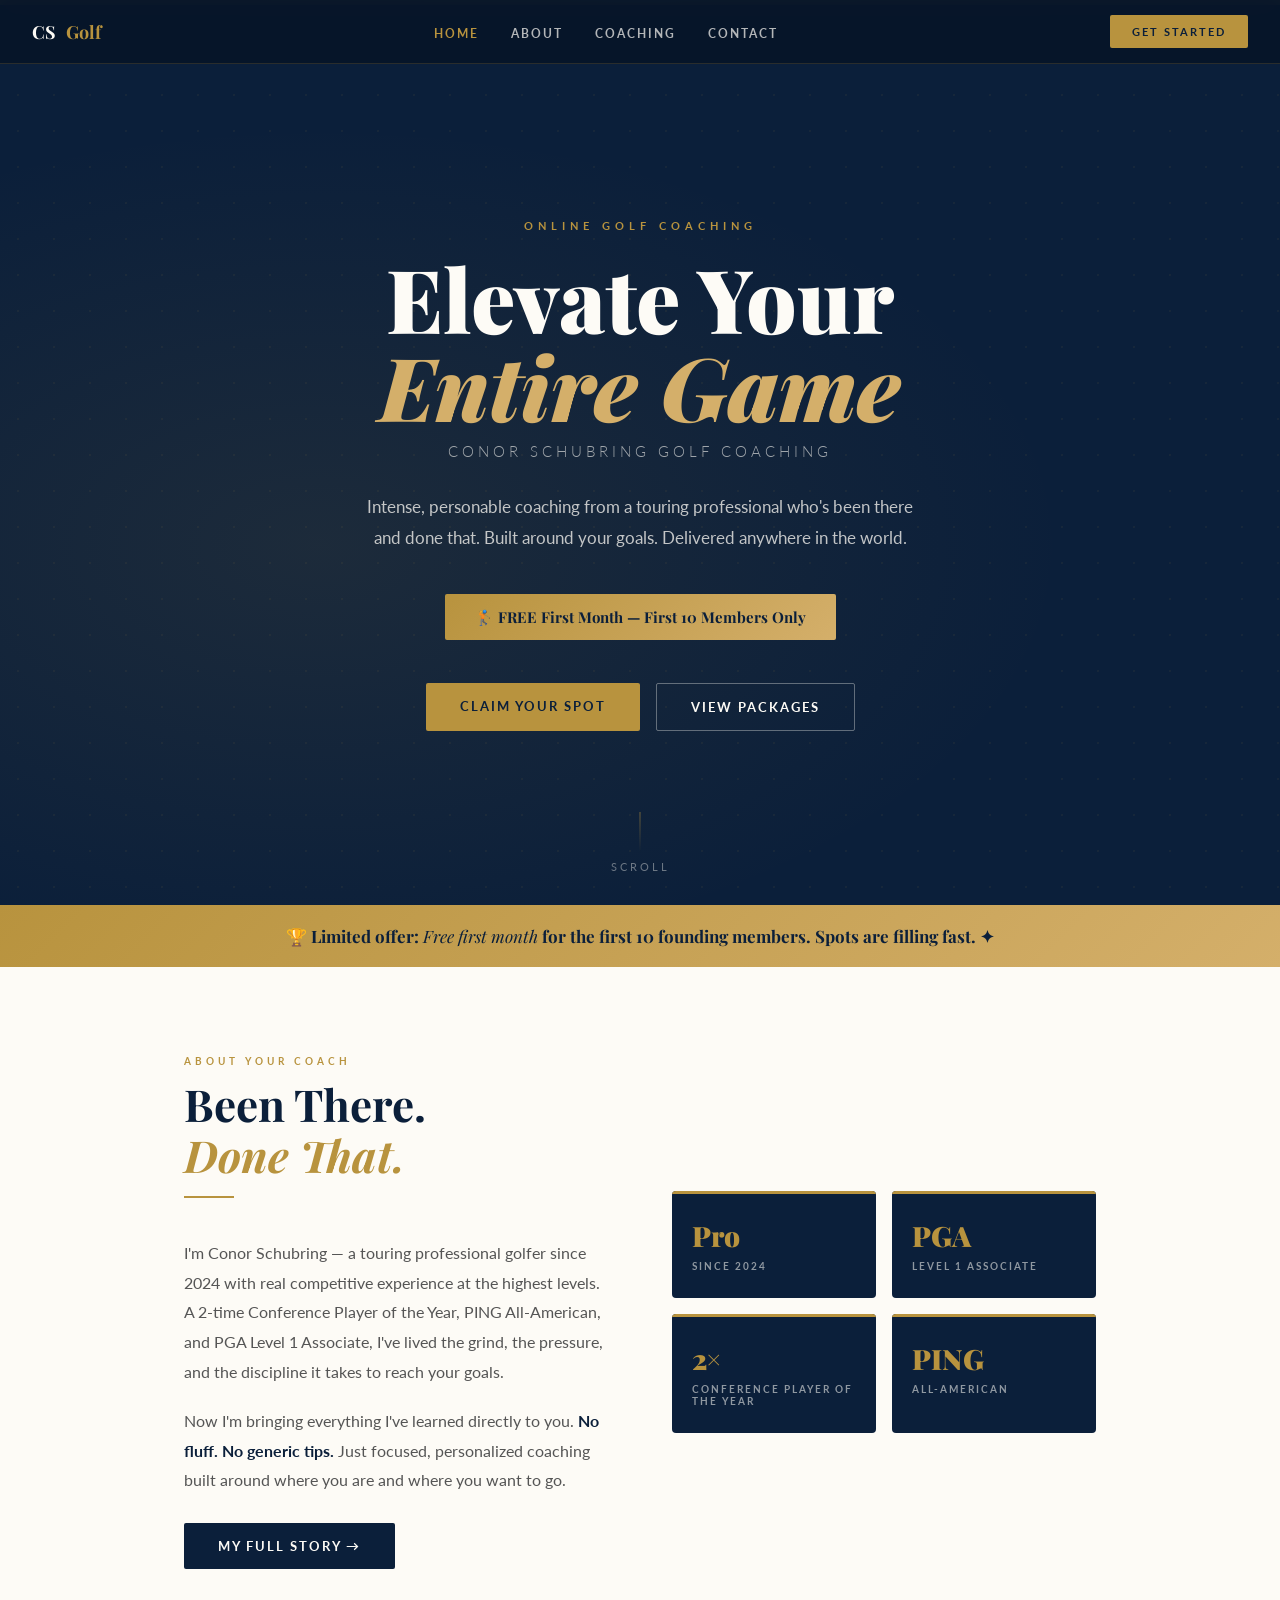
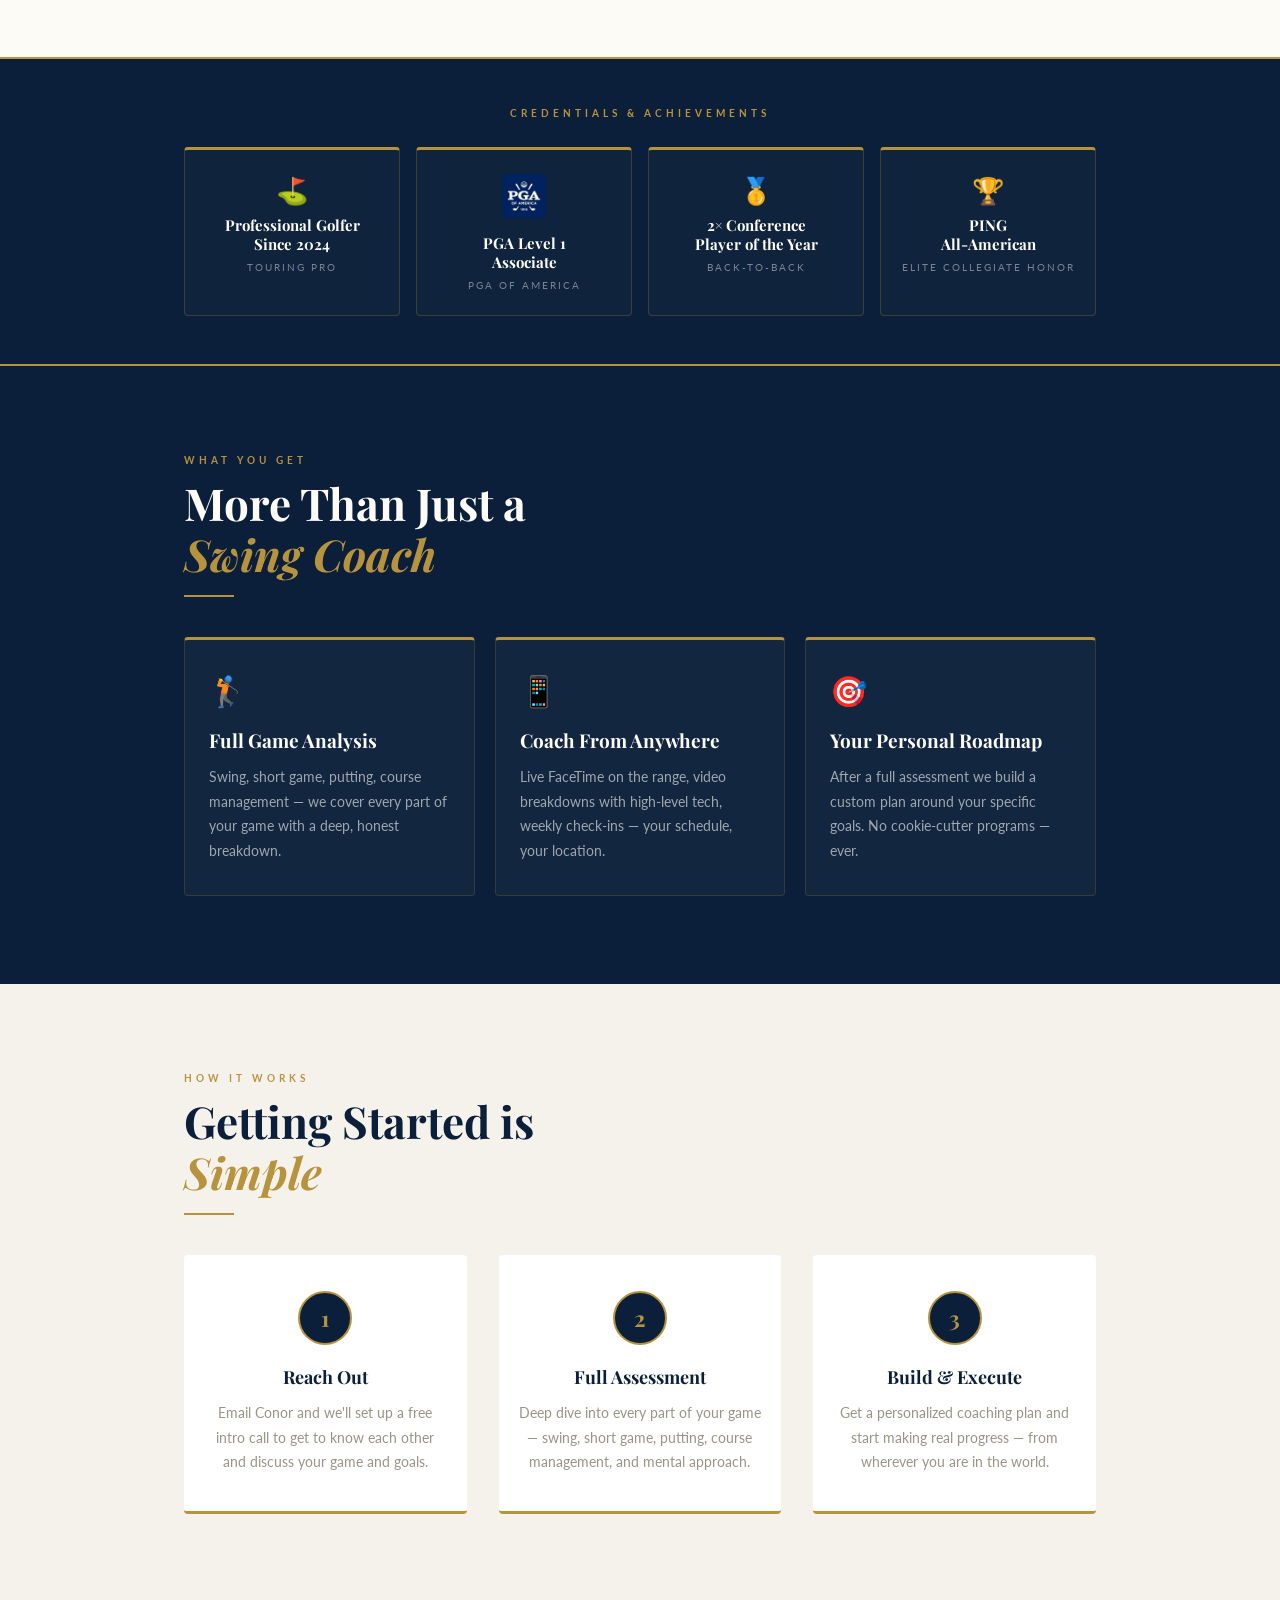
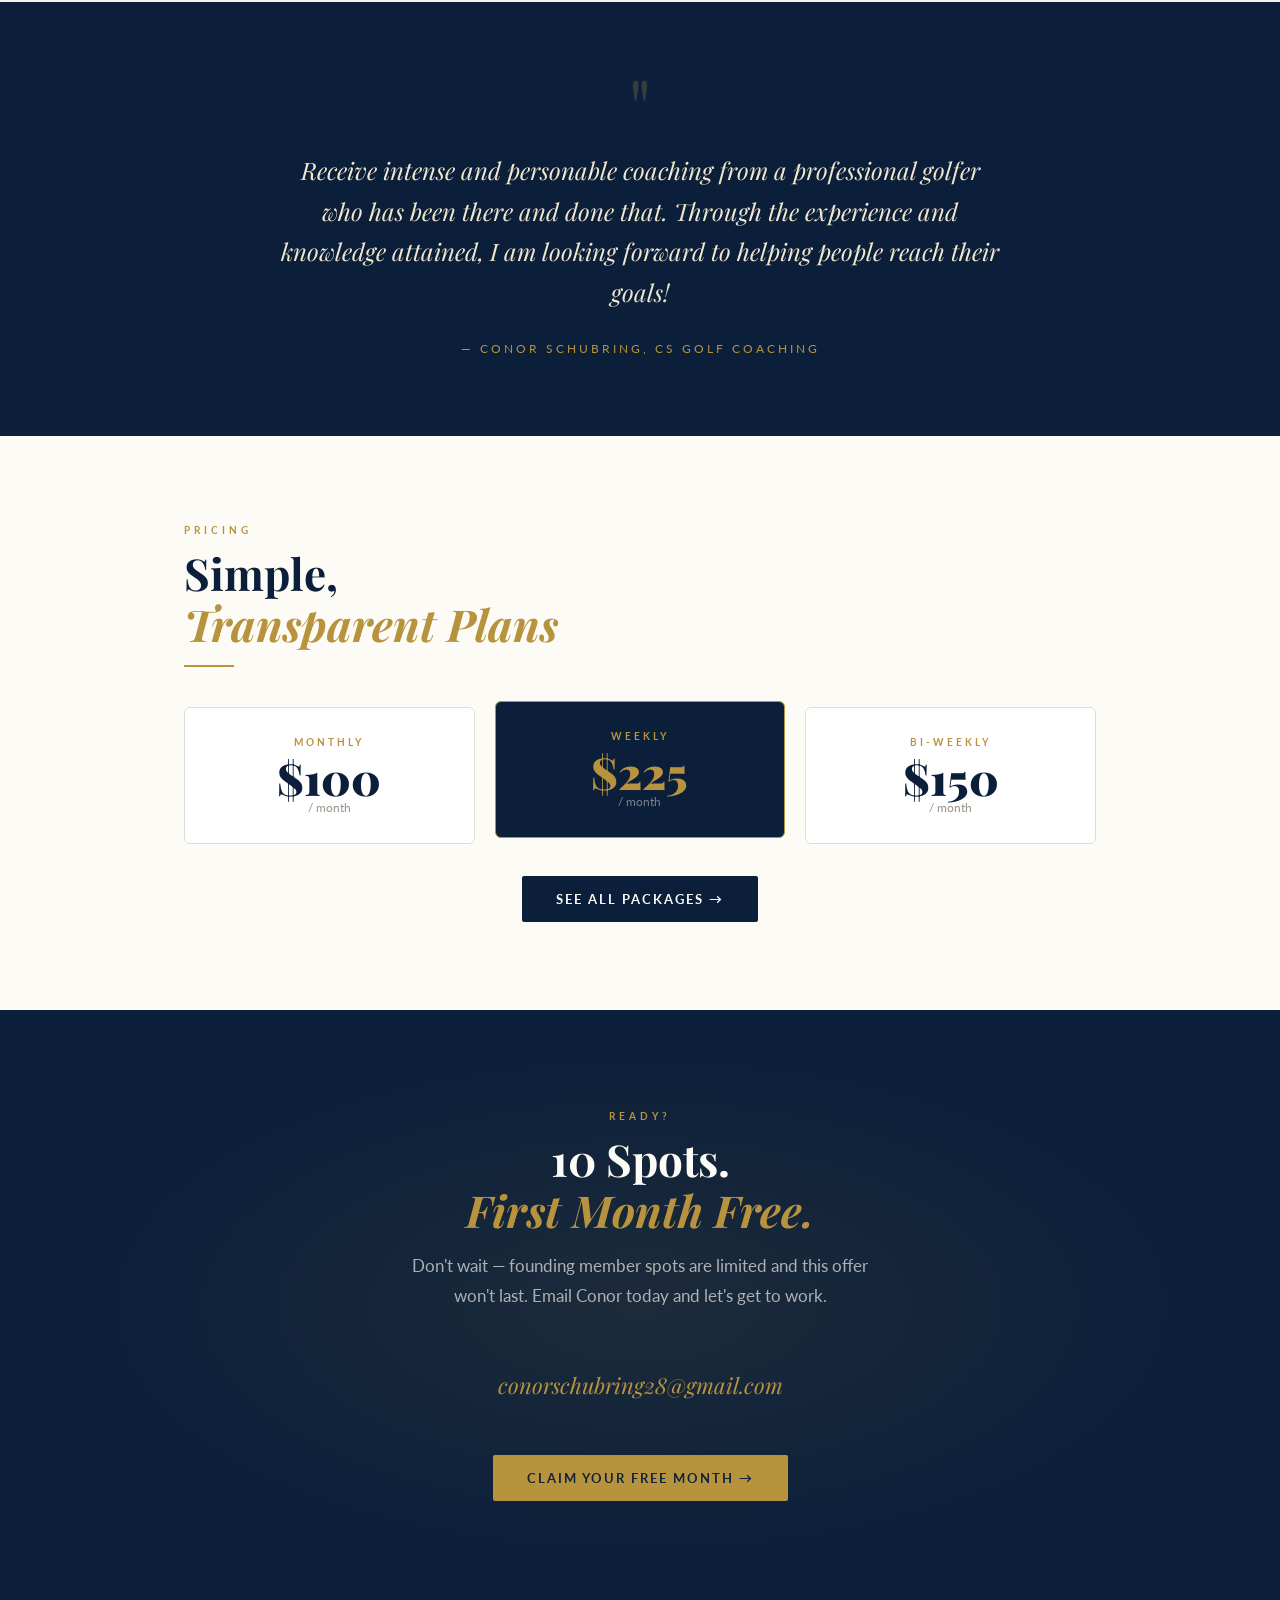
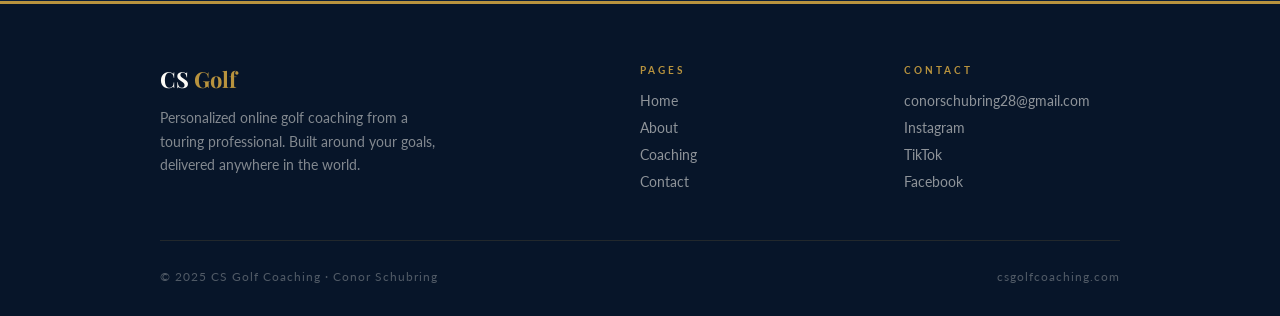
<file: index.html>
<!DOCTYPE html>
<html lang="en">
<head>
<meta charset="UTF-8"/>
<meta name="viewport" content="width=device-width, initial-scale=1.0"/>
<title>CS Golf Coaching — Conor Schubring</title>
<link rel="stylesheet" href="style.css"/>
<style>
/* ── HERO ── */
.hero {
  min-height: 100vh; background: var(--navy);
  display: flex; flex-direction: column; align-items: center; justify-content: center;
  text-align: center; padding: 120px 24px 80px; position: relative; overflow: hidden;
}
.hero-grid {
  position: absolute; inset: 0;
  background-image: radial-gradient(circle, rgba(184,147,62,0.15) 1px, transparent 1px);
  background-size: 36px 36px;
  animation: gridDrift 24s linear infinite; opacity: 0.45;
}
@keyframes gridDrift { 0%{background-position:0 0} 100%{background-position:36px 36px} }
.hero::before {
  content:''; position:absolute; inset:0;
  background: radial-gradient(ellipse at 25% 60%, rgba(184,147,62,0.1) 0%, transparent 55%),
              radial-gradient(ellipse at 75% 20%, rgba(11,31,58,0.8) 0%, transparent 60%);
}
.hero-content { position:relative; z-index:2; max-width:760px; }
.hero-eyebrow { font-size:11px; font-weight:700; letter-spacing:5px; text-transform:uppercase; color:var(--gold); margin-bottom:22px; }
.hero h1 { font-family:'Playfair Display',serif; font-size:clamp(48px,9vw,88px); font-weight:900; color:var(--cream); line-height:1.0; margin-bottom:12px; }
.hero h1 em { font-style:italic; color:var(--lgold); }
.hero-name { font-size:clamp(13px,2vw,15px); font-weight:300; letter-spacing:4px; text-transform:uppercase; color:rgba(253,251,246,0.6); margin-bottom:32px; }
.hero-desc { font-size:17px; line-height:1.8; color:rgba(253,251,246,0.75); max-width:560px; margin:0 auto 40px; }
.hero-badge {
  display:inline-block; background:linear-gradient(135deg,var(--gold),var(--lgold));
  color:var(--navy); font-family:'Playfair Display',serif; font-size:15px; font-weight:700;
  padding:13px 30px; border-radius:2px; margin-bottom:40px; position:relative; overflow:hidden;
}
.hero-badge::after { content:''; position:absolute; top:0; left:-100%; width:60%; height:100%;
  background:linear-gradient(90deg,transparent,rgba(255,255,255,0.3),transparent);
  animation:shine 3.5s ease infinite 1.5s; }
.hero-btns { display:flex; gap:16px; justify-content:center; flex-wrap:wrap; }
.hero-scroll { position:absolute; bottom:32px; left:50%; transform:translateX(-50%); z-index:2; }
.hero-scroll a { color:rgba(253,251,246,0.4); font-size:11px; letter-spacing:3px; text-transform:uppercase; text-decoration:none; display:flex; flex-direction:column; align-items:center; gap:8px; transition:color 0.2s; }
.hero-scroll a:hover { color:var(--gold); }
.scroll-arrow { width:1px; height:40px; background:linear-gradient(to bottom, rgba(184,147,62,0.6), transparent); margin:0 auto; }

/* ── OFFER STRIP ── */
.offer-strip { background:linear-gradient(135deg,var(--gold),var(--lgold)); padding:20px 24px; text-align:center; }
.offer-strip p { font-family:'Playfair Display',serif; font-size:clamp(14px,2.5vw,17px); color:var(--navy); font-weight:700; }
.offer-strip em { font-style:italic; font-weight:400; }

/* ── ABOUT ── */
.about { background:var(--cream); }
.about-grid { display:grid; grid-template-columns:1fr 1fr; gap:64px; align-items:center; }
@media(max-width:680px){ .about-grid{grid-template-columns:1fr; gap:36px;} }
.about-text p { font-size:16px; line-height:1.85; color:#555; margin-bottom:20px; }
.about-text p strong { color:var(--navy); }
.stat-grid { display:grid; grid-template-columns:1fr 1fr; gap:16px; }
.stat-card { background:var(--navy); padding:26px 20px; border-radius:4px; position:relative; overflow:hidden; transition:transform 0.3s; }
.stat-card:hover { transform:translateY(-4px); }
.stat-card::before { content:''; position:absolute; top:0; left:0; width:100%; height:3px; background:var(--gold); }
.stat-card .num { font-family:'Playfair Display',serif; font-size:28px; font-weight:900; color:var(--gold); display:block; }
.stat-card .lbl { font-size:10px; font-weight:700; letter-spacing:2px; text-transform:uppercase; color:rgba(253,251,246,0.55); margin-top:6px; display:block; }

/* ── PILLARS ── */
.pillars { background:var(--navy); }
.pillars-grid { display:grid; grid-template-columns:repeat(3,1fr); gap:20px; }
@media(max-width:680px){ .pillars-grid{grid-template-columns:1fr;} }
.pillar-card { border:1px solid rgba(184,147,62,0.2); border-top:3px solid var(--gold); padding:32px 24px; border-radius:4px; transition:all 0.3s; background:rgba(255,255,255,0.03); }
.pillar-card:hover { background:rgba(184,147,62,0.08); transform:translateY(-5px); border-color:var(--gold); }
.pillar-icon { font-size:30px; margin-bottom:18px; display:block; }
.pillar-card h3 { font-family:'Playfair Display',serif; font-size:19px; color:var(--cream); margin-bottom:12px; }
.pillar-card p { font-size:14px; line-height:1.75; color:rgba(253,251,246,0.6); }

/* ── PROCESS ── */
.process { background:var(--light); }
.steps { display:grid; grid-template-columns:repeat(3,1fr); gap:32px; }
@media(max-width:680px){ .steps{grid-template-columns:1fr;} }
.step { text-align:center; padding:36px 20px; background:var(--white); border-radius:4px; border-bottom:3px solid var(--gold); transition:transform 0.3s; }
.step:hover { transform:translateY(-4px); }
.step-num { width:54px; height:54px; border-radius:50%; background:var(--navy); color:var(--gold); font-family:'Playfair Display',serif; font-size:22px; font-weight:700; display:flex; align-items:center; justify-content:center; margin:0 auto 20px; border:2px solid var(--gold); }
.step h3 { font-family:'Playfair Display',serif; font-size:18px; color:var(--navy); margin-bottom:12px; }
.step p { font-size:14px; line-height:1.75; color:var(--gray); }

/* ── QUOTE ── */
.quote-section { background:var(--navy); padding:80px 24px; text-align:center; }
.quote-inner { max-width:720px; margin:0 auto; }
.quote-mark { font-family:'Playfair Display',serif; font-size:80px; color:rgba(184,147,62,0.25); line-height:0.6; display:block; margin-bottom:20px; }
.quote-text { font-family:'Playfair Display',serif; font-size:clamp(18px,3vw,24px); font-style:italic; color:var(--pale); line-height:1.7; margin-bottom:24px; }
.quote-attr { font-size:12px; letter-spacing:3px; text-transform:uppercase; color:var(--gold); }

/* ── PRICING PREVIEW ── */
.pricing-preview { background:var(--cream); }
.pricing-mini-grid { display:grid; grid-template-columns:repeat(3,1fr); gap:20px; margin-bottom:24px; }
@media(max-width:680px){ .pricing-mini-grid{grid-template-columns:1fr;} }
.pricing-mini { border:1px solid #E0DDD5; border-radius:6px; padding:28px 20px; text-align:center; background:var(--white); transition:all 0.3s; }
.pricing-mini:hover { transform:translateY(-4px); box-shadow:0 12px 40px rgba(11,31,58,0.08); }
.pricing-mini.feat { background:var(--navy); border-color:var(--gold); transform:translateY(-6px); }
.pricing-mini.feat:hover { transform:translateY(-10px); }
.pricing-mini .tier { font-size:10px; font-weight:700; letter-spacing:3px; text-transform:uppercase; color:var(--gold); margin-bottom:8px; }
.pricing-mini .price { font-family:'Playfair Display',serif; font-size:44px; font-weight:900; color:var(--navy); line-height:1; }
.pricing-mini.feat .price { color:var(--gold); }
.pricing-mini .per { font-size:12px; color:var(--gray); margin-bottom:0; }
.pricing-mini.feat .per { color:rgba(253,251,246,0.45); }
.view-all { text-align:center; margin-top:32px; }

/* ── BOTTOM CTA ── */
.bottom-cta { background:var(--navy); padding:100px 24px; text-align:center; position:relative; overflow:hidden; }
.bottom-cta::before { content:''; position:absolute; inset:0; background:radial-gradient(ellipse at center, rgba(184,147,62,0.1) 0%, transparent 65%); }
.bottom-cta .section-title { color:var(--cream); position:relative; }
.bottom-cta p { font-size:17px; line-height:1.75; color:rgba(253,251,246,0.65); max-width:500px; margin:0 auto 40px; position:relative; }
.email-big { display:inline-block; font-family:'Playfair Display',serif; font-size:22px; font-style:italic; color:var(--gold); text-decoration:none; margin-bottom:36px; position:relative; }
.email-big::after { content:''; position:absolute; bottom:-3px; left:0; right:0; height:1px; background:var(--gold); transform:scaleX(0); transition:transform 0.3s; }
.email-big:hover::after { transform:scaleX(1); }
</style>
</head>
<body>

<div class="gold-bar-top"></div>

<nav>
  <a href="index.html" class="nav-logo">CS <span>Golf</span></a>
  <ul class="nav-links" id="navLinks">
    <li><a href="index.html" class="active">Home</a></li>
    <li><a href="about.html">About</a></li>
    <li><a href="coaching.html">Coaching</a></li>
    <li><a href="contact.html">Contact</a></li>
  </ul>
  <a href="contact.html" class="nav-cta">Get Started</a>
  <div class="nav-hamburger" onclick="document.getElementById('navLinks').classList.toggle('open')">
    <span></span><span></span><span></span>
  </div>
</nav>

<!-- HERO -->
<section class="hero">
  <div class="hero-grid"></div>
  <div class="hero-content">
    <p class="hero-eyebrow fade-up delay-1">Online Golf Coaching</p>
    <h1 class="fade-up delay-2">Elevate Your<br><em>Entire Game</em></h1>
    <p class="hero-name fade-up delay-3">Conor Schubring Golf Coaching</p>
    <p class="hero-desc fade-up delay-3">Intense, personable coaching from a touring professional who's been there and done that. Built around your goals. Delivered anywhere in the world.</p>
    <div class="hero-badge fade-up delay-4">🏌️ FREE First Month — First 10 Members Only</div>
    <div class="hero-btns fade-up delay-5">
      <a href="contact.html" class="btn btn-gold">Claim Your Spot</a>
      <a href="coaching.html" class="btn btn-outline">View Packages</a>
    </div>
  </div>
  <div class="hero-scroll">
    <a href="#about">
      <div class="scroll-arrow"></div>
      Scroll
    </a>
  </div>
</section>

<!-- OFFER STRIP -->
<div class="offer-strip">
  <p>🏆 Limited offer: <em>Free first month</em> for the first 10 founding members. Spots are filling fast. ✦</p>
</div>

<!-- ABOUT PREVIEW -->
<section class="about" id="about">
  <div class="container">
    <div class="about-grid">
      <div class="about-text">
        <span class="section-label">About Your Coach</span>
        <h2 class="section-title">Been There.<br><em>Done That.</em></h2>
        <div class="divider"></div>
        <p>I'm Conor Schubring — a touring professional golfer since 2024 with real competitive experience at the highest levels. A 2-time Conference Player of the Year, PING All-American, and PGA Level 1 Associate, I've lived the grind, the pressure, and the discipline it takes to reach your goals.</p>
        <p>Now I'm bringing everything I've learned directly to you. <strong>No fluff. No generic tips.</strong> Just focused, personalized coaching built around where you are and where you want to go.</p>
        <a href="about.html" class="btn btn-navy" style="margin-top:8px;">My Full Story →</a>
      </div>
      <div class="stat-grid">
        <div class="stat-card">
          <span class="num">Pro</span>
          <span class="lbl">Since 2024</span>
        </div>
        <div class="stat-card">
          <span class="num">PGA</span>
          <span class="lbl">Level 1 Associate</span>
        </div>
        <div class="stat-card">
          <span class="num">2×</span>
          <span class="lbl">Conference Player of the Year</span>
        </div>
        <div class="stat-card">
          <span class="num">PING</span>
          <span class="lbl">All-American</span>
        </div>
      </div>
    </div>
  </div>
</section>

<!-- CREDENTIALS -->
<div class="creds-strip">
  <div class="container">
    <span class="section-label" style="text-align:center;display:block;margin-bottom:28px;">Credentials & Achievements</span>
    <div class="creds-grid">
      <div class="cred-card">
        <span class="cred-icon">⛳</span>
        <div class="cred-title">Professional Golfer<br>Since 2024</div>
        <span class="cred-sub">Touring Pro</span>
      </div>
      <div class="cred-card">
        <span class="cred-icon"><img src="pga-logo.jpg" alt="PGA of America" style="width:44px;height:44px;object-fit:cover;border-radius:4px;"/></span>
        <div class="cred-title">PGA Level 1<br>Associate</div>
        <span class="cred-sub">PGA of America</span>
      </div>
      <div class="cred-card">
        <span class="cred-icon">🥇</span>
        <div class="cred-title">2× Conference<br>Player of the Year</div>
        <span class="cred-sub">Back-to-Back</span>
      </div>
      <div class="cred-card">
        <span class="cred-icon">🏆</span>
        <div class="cred-title">PING<br>All-American</div>
        <span class="cred-sub">Elite Collegiate Honor</span>
      </div>
    </div>
  </div>
</div>

<!-- PILLARS -->
<section class="pillars">
  <div class="container">
    <span class="section-label">What You Get</span>
    <h2 class="section-title" style="color:var(--cream)">More Than Just a<br><em>Swing Coach</em></h2>
    <div class="divider"></div>
    <div class="pillars-grid">
      <div class="pillar-card">
        <span class="pillar-icon">🏌️</span>
        <h3>Full Game Analysis</h3>
        <p>Swing, short game, putting, course management — we cover every part of your game with a deep, honest breakdown.</p>
      </div>
      <div class="pillar-card">
        <span class="pillar-icon">📱</span>
        <h3>Coach From Anywhere</h3>
        <p>Live FaceTime on the range, video breakdowns with high-level tech, weekly check-ins — your schedule, your location.</p>
      </div>
      <div class="pillar-card">
        <span class="pillar-icon">🎯</span>
        <h3>Your Personal Roadmap</h3>
        <p>After a full assessment we build a custom plan around your specific goals. No cookie-cutter programs — ever.</p>
      </div>
    </div>
  </div>
</section>

<!-- PROCESS -->
<section class="process">
  <div class="container">
    <span class="section-label">How It Works</span>
    <h2 class="section-title">Getting Started is<br><em>Simple</em></h2>
    <div class="divider"></div>
    <div class="steps">
      <div class="step">
        <div class="step-num">1</div>
        <h3>Reach Out</h3>
        <p>Email Conor and we'll set up a free intro call to get to know each other and discuss your game and goals.</p>
      </div>
      <div class="step">
        <div class="step-num">2</div>
        <h3>Full Assessment</h3>
        <p>Deep dive into every part of your game — swing, short game, putting, course management, and mental approach.</p>
      </div>
      <div class="step">
        <div class="step-num">3</div>
        <h3>Build & Execute</h3>
        <p>Get a personalized coaching plan and start making real progress — from wherever you are in the world.</p>
      </div>
    </div>
  </div>
</section>

<!-- QUOTE -->
<div class="quote-section">
  <div class="quote-inner">
    <span class="quote-mark">"</span>
    <p class="quote-text">Receive intense and personable coaching from a professional golfer who has been there and done that. Through the experience and knowledge attained, I am looking forward to helping people reach their goals!</p>
    <span class="quote-attr">— Conor Schubring, CS Golf Coaching</span>
  </div>
</div>

<!-- PRICING PREVIEW -->
<section class="pricing-preview">
  <div class="container">
    <span class="section-label">Pricing</span>
    <h2 class="section-title">Simple,<br><em>Transparent Plans</em></h2>
    <div class="divider"></div>
    <div class="pricing-mini-grid">
      <div class="pricing-mini">
        <p class="tier">Monthly</p>
        <p class="price">$100</p>
        <p class="per">/ month</p>
      </div>
      <div class="pricing-mini feat">
        <p class="tier">Weekly</p>
        <p class="price">$225</p>
        <p class="per">/ month</p>
      </div>
      <div class="pricing-mini">
        <p class="tier">Bi-Weekly</p>
        <p class="price">$150</p>
        <p class="per">/ month</p>
      </div>
    </div>
    <div class="view-all">
      <a href="coaching.html" class="btn btn-navy">See All Packages →</a>
    </div>
  </div>
</section>

<!-- BOTTOM CTA -->
<section class="bottom-cta">
  <div class="container">
    <span class="section-label">Ready?</span>
    <h2 class="section-title">10 Spots.<br><em>First Month Free.</em></h2>
    <p>Don't wait — founding member spots are limited and this offer won't last. Email Conor today and let's get to work.</p>
    <br>
    <a class="email-big" href="mailto:conorschubring28@gmail.com?subject=I'm interested in CS Golf Coaching">conorschubring28@gmail.com</a>
    <br><br>
    <a href="contact.html" class="btn btn-gold">Claim Your Free Month →</a>
  </div>
</section>

<!-- FOOTER -->
<footer>
  <div class="footer-inner">
    <div class="footer-brand">
      <h3>CS <span>Golf</span></h3>
      <p>Personalized online golf coaching from a touring professional. Built around your goals, delivered anywhere in the world.</p>
    </div>
    <div class="footer-col">
      <h4>Pages</h4>
      <a href="index.html">Home</a>
      <a href="about.html">About</a>
      <a href="coaching.html">Coaching</a>
      <a href="contact.html">Contact</a>
    </div>
    <div class="footer-col">
      <h4>Contact</h4>
      <a href="mailto:conorschubring28@gmail.com">conorschubring28@gmail.com</a>
      <a href="https://instagram.com/conor.schubring" target="_blank">Instagram</a>
      <a href="https://www.tiktok.com/@conor.schubring.golf" target="_blank">TikTok</a>
      <a href="https://facebook.com" target="_blank">Facebook</a>
    </div>
  </div>
  <div class="footer-bottom">
    <p>© 2025 CS Golf Coaching · Conor Schubring</p>
    <p>csgolfcoaching.com</p>
  </div>
</footer>

</body>
</html>
</file>
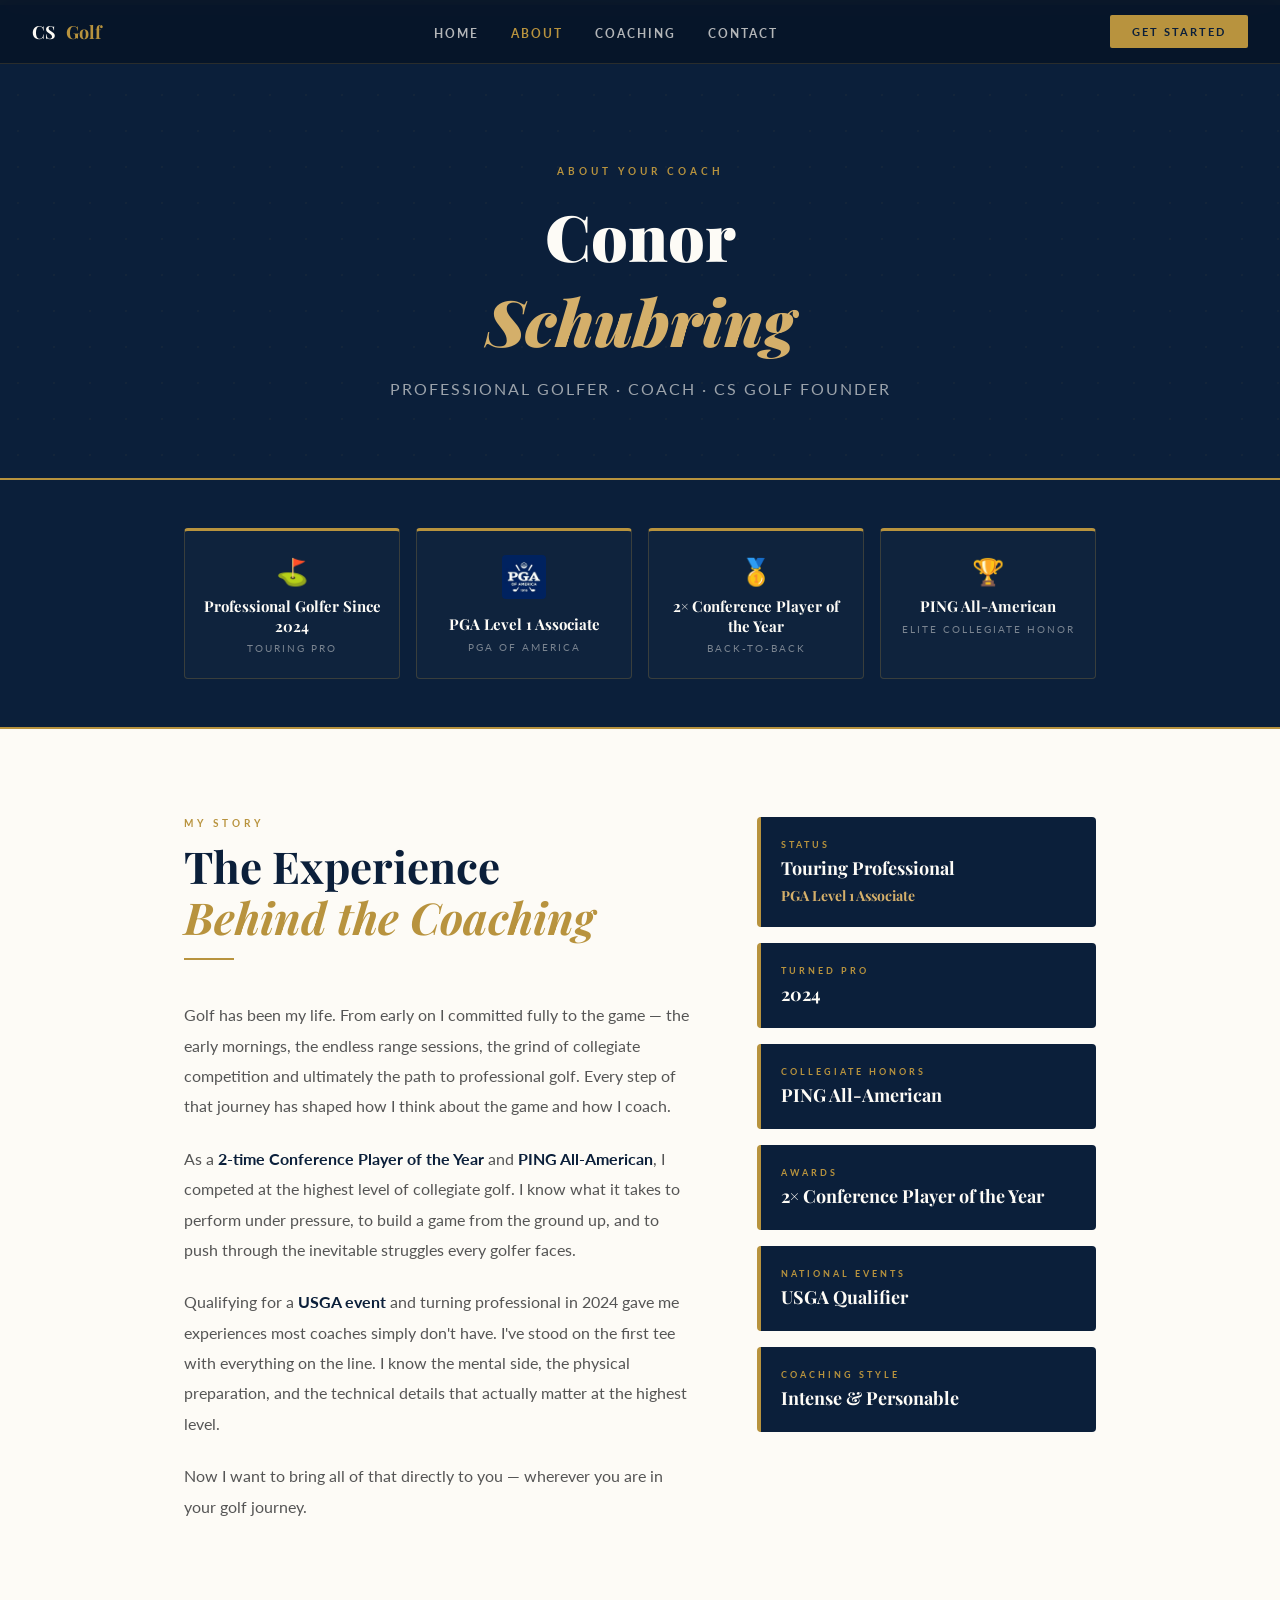
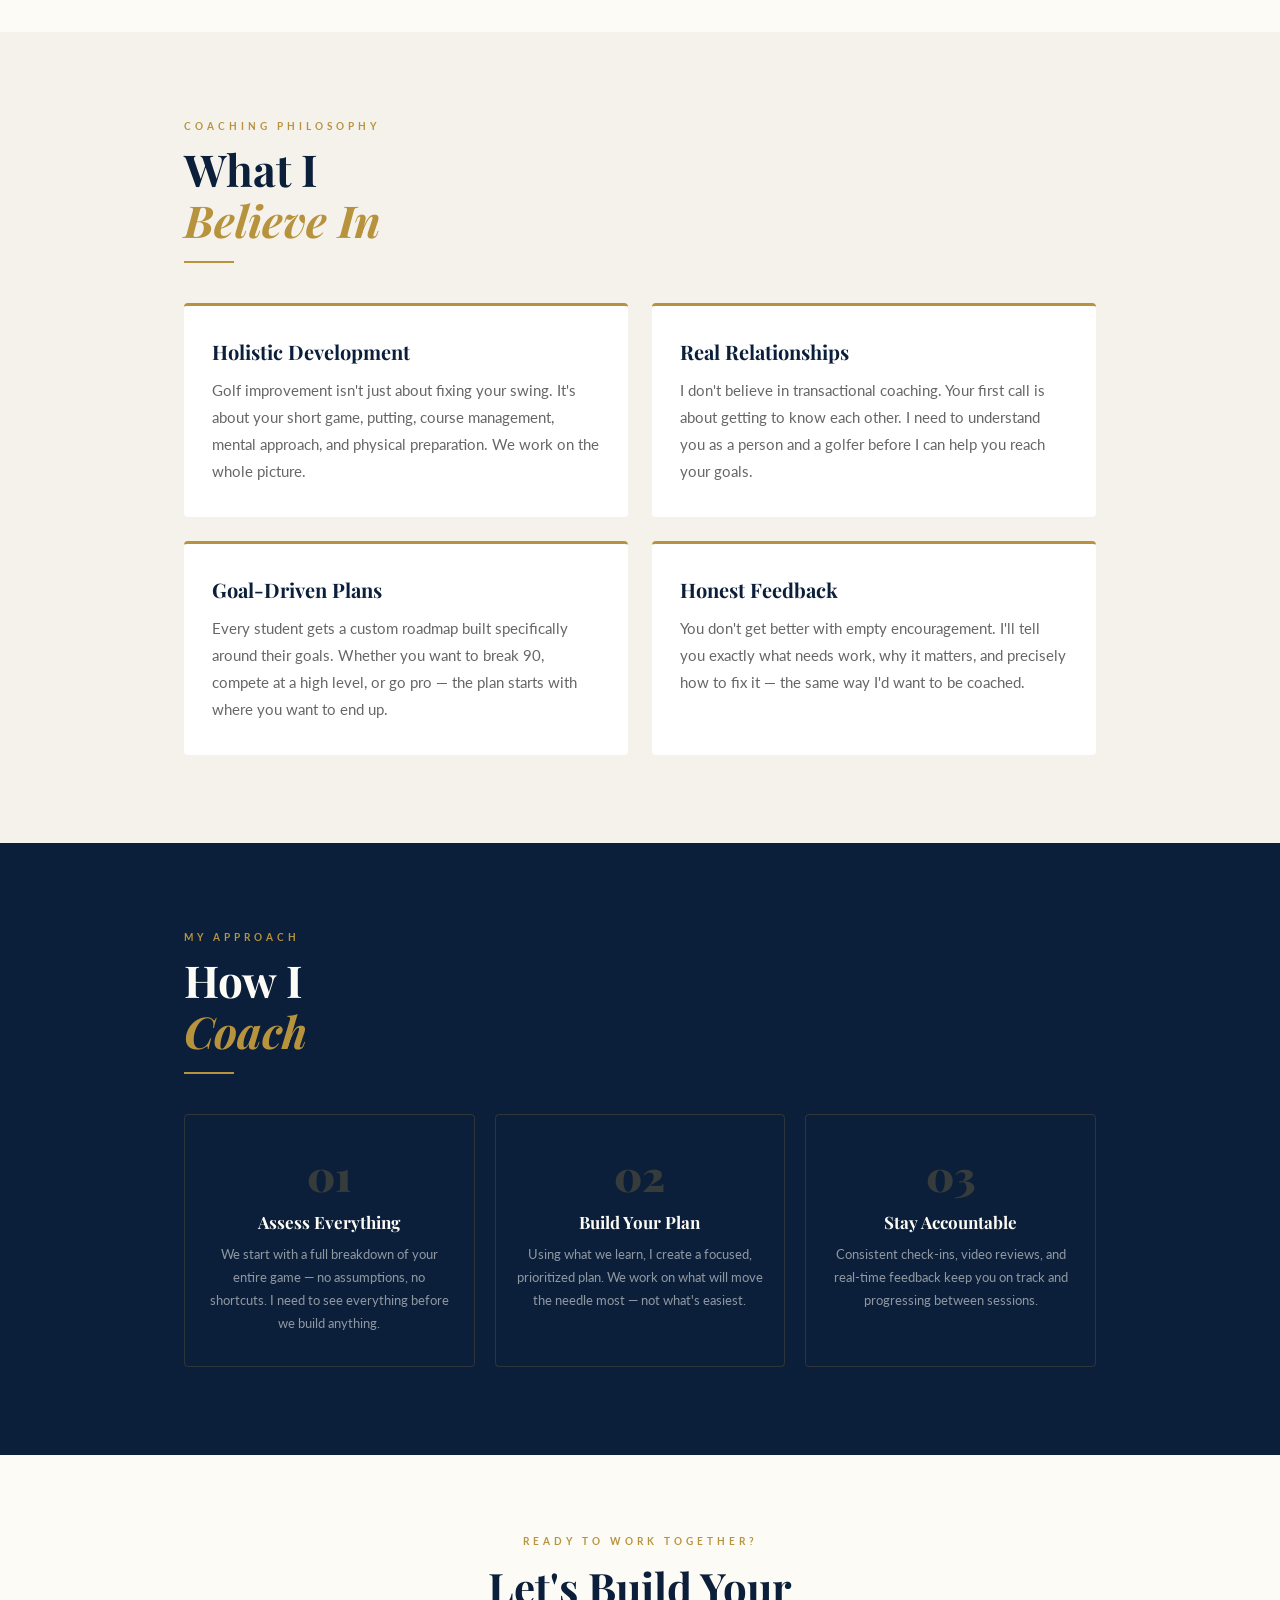
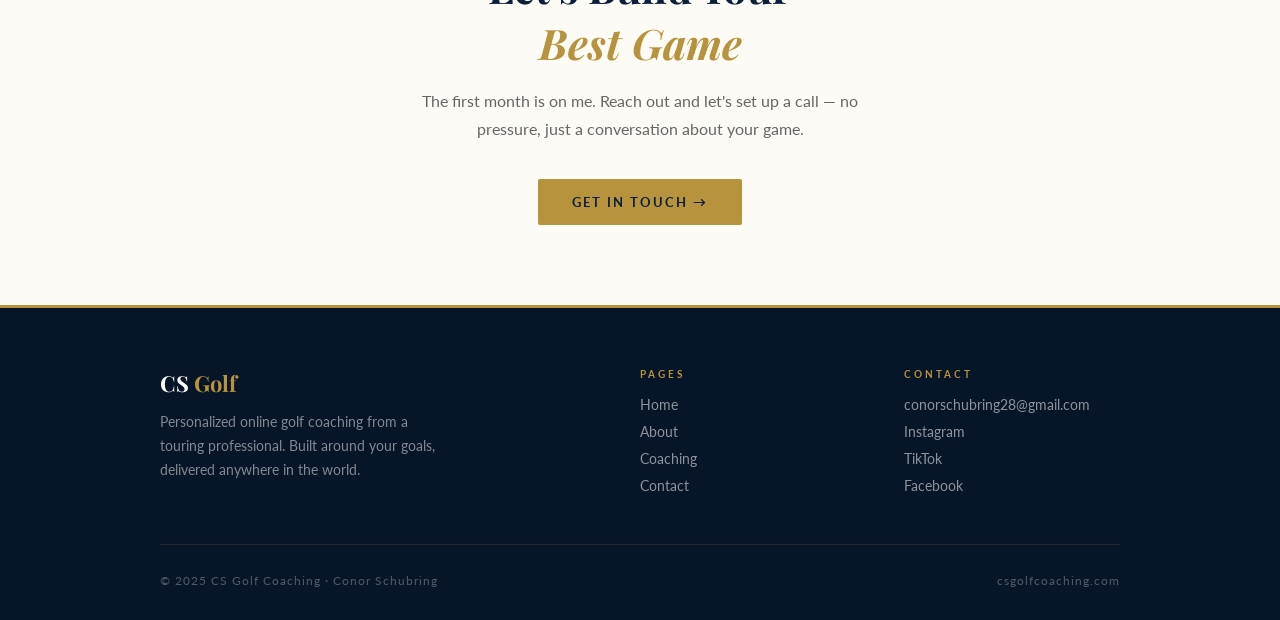
<file: about.html>
<!DOCTYPE html>
<html lang="en">
<head>
<meta charset="UTF-8"/>
<meta name="viewport" content="width=device-width, initial-scale=1.0"/>
<title>About Conor — CS Golf Coaching</title>
<link rel="stylesheet" href="style.css"/>
<style>
.page-hero { background:var(--navy); padding:160px 24px 80px; text-align:center; position:relative; overflow:hidden; }
.page-hero::before { content:''; position:absolute; inset:0; background-image:radial-gradient(circle, rgba(184,147,62,0.12) 1px, transparent 1px); background-size:36px 36px; opacity:0.4; }
.page-hero-content { position:relative; z-index:2; }
.page-hero h1 { font-family:'Playfair Display',serif; font-size:clamp(36px,7vw,64px); font-weight:900; color:var(--cream); margin-bottom:16px; }
.page-hero h1 em { font-style:italic; color:var(--lgold); }
.page-hero p { font-size:16px; color:rgba(253,251,246,0.6); letter-spacing:2px; text-transform:uppercase; }

.story { background:var(--cream); }
.story-grid { display:grid; grid-template-columns:3fr 2fr; gap:64px; align-items:start; }
@media(max-width:720px){ .story-grid{grid-template-columns:1fr; gap:36px;} }
.story-text p { font-size:16px; line-height:1.9; color:#555; margin-bottom:22px; }
.story-text p strong { color:var(--navy); }

.story-aside { display:flex; flex-direction:column; gap:16px; }
.aside-card { background:var(--navy); border-radius:4px; padding:22px 20px; border-left:4px solid var(--gold); }
.aside-card .label { font-size:9px; font-weight:700; letter-spacing:3px; text-transform:uppercase; color:var(--gold); margin-bottom:6px; display:block; }
.aside-card .value { font-family:'Playfair Display',serif; font-size:18px; color:var(--cream); font-weight:700; }

.philosophy { background:var(--light); }
.philosophy-grid { display:grid; grid-template-columns:repeat(2,1fr); gap:24px; }
@media(max-width:680px){ .philosophy-grid{grid-template-columns:1fr;} }
.phil-card { background:var(--white); border-radius:4px; padding:32px 28px; border-top:3px solid var(--gold); transition:transform 0.3s; }
.phil-card:hover { transform:translateY(-4px); }
.phil-card h3 { font-family:'Playfair Display',serif; font-size:20px; color:var(--navy); margin-bottom:12px; }
.phil-card p { font-size:15px; line-height:1.8; color:#666; }

.coaching-approach { background:var(--navy); }
.approach-grid { display:grid; grid-template-columns:repeat(3,1fr); gap:20px; }
@media(max-width:680px){ .approach-grid{grid-template-columns:1fr;} }
.approach-item { text-align:center; padding:32px 20px; border:1px solid rgba(184,147,62,0.2); border-radius:4px; transition:all 0.3s; }
.approach-item:hover { background:rgba(184,147,62,0.08); border-color:var(--gold); }
.approach-num { font-family:'Playfair Display',serif; font-size:42px; font-weight:900; color:rgba(184,147,62,0.25); display:block; margin-bottom:8px; }
.approach-item h3 { font-family:'Playfair Display',serif; font-size:17px; color:var(--cream); margin-bottom:10px; }
.approach-item p { font-size:13px; line-height:1.75; color:rgba(253,251,246,0.55); }

.cta-about { background:var(--cream); text-align:center; padding:80px 24px; }
.cta-about h2 { font-family:'Playfair Display',serif; font-size:clamp(28px,5vw,42px); color:var(--navy); margin-bottom:16px; }
.cta-about h2 em { font-style:italic; color:var(--gold); }
.cta-about p { font-size:16px; color:#666; max-width:480px; margin:0 auto 36px; line-height:1.75; }
</style>
</head>
<body>
<div class="gold-bar-top"></div>
<nav>
  <a href="index.html" class="nav-logo">CS <span>Golf</span></a>
  <ul class="nav-links" id="navLinks">
    <li><a href="index.html">Home</a></li>
    <li><a href="about.html" class="active">About</a></li>
    <li><a href="coaching.html">Coaching</a></li>
    <li><a href="contact.html">Contact</a></li>
  </ul>
  <a href="contact.html" class="nav-cta">Get Started</a>
  <div class="nav-hamburger" onclick="document.getElementById('navLinks').classList.toggle('open')">
    <span></span><span></span><span></span>
  </div>
</nav>

<div class="page-hero">
  <div class="page-hero-content">
    <span class="section-label" style="justify-content:center;display:flex;margin-bottom:16px;">About Your Coach</span>
    <h1>Conor<br><em>Schubring</em></h1>
    <p>Professional Golfer · Coach · CS Golf Founder</p>
  </div>
</div>

<div class="creds-strip">
  <div class="container">
    <div class="creds-grid">
      <div class="cred-card"><span class="cred-icon">⛳</span><div class="cred-title">Professional Golfer Since 2024</div><span class="cred-sub">Touring Pro</span></div>
      <div class="cred-card"><span class="cred-icon"><img src="pga-logo.jpg" alt="PGA of America" style="width:44px;height:44px;object-fit:cover;border-radius:4px;"/></span><div class="cred-title">PGA Level 1 Associate</div><span class="cred-sub">PGA of America</span></div>
      <div class="cred-card"><span class="cred-icon">🥇</span><div class="cred-title">2× Conference Player of the Year</div><span class="cred-sub">Back-to-Back</span></div>
      <div class="cred-card"><span class="cred-icon">🏆</span><div class="cred-title">PING All-American</div><span class="cred-sub">Elite Collegiate Honor</span></div>
    </div>
  </div>
</div>

<section class="story">
  <div class="container">
    <div class="story-grid">
      <div class="story-text">
        <span class="section-label">My Story</span>
        <h2 class="section-title">The Experience<br><em>Behind the Coaching</em></h2>
        <div class="divider"></div>
        <p>Golf has been my life. From early on I committed fully to the game — the early mornings, the endless range sessions, the grind of collegiate competition and ultimately the path to professional golf. Every step of that journey has shaped how I think about the game and how I coach.</p>
        <p>As a <strong>2-time Conference Player of the Year</strong> and <strong>PING All-American</strong>, I competed at the highest level of collegiate golf. I know what it takes to perform under pressure, to build a game from the ground up, and to push through the inevitable struggles every golfer faces.</p>
        <p>Qualifying for a <strong>USGA event</strong> and turning professional in 2024 gave me experiences most coaches simply don't have. I've stood on the first tee with everything on the line. I know the mental side, the physical preparation, and the technical details that actually matter at the highest level.</p>
        <p>Now I want to bring all of that directly to you — wherever you are in your golf journey.</p>
      </div>
      <div class="story-aside">
        <div class="aside-card">
          <span class="label">Status</span>
          <div class="value">Touring Professional</div>
          <div class="value" style="font-size:14px; margin-top:6px; color:var(--lgold);">PGA Level 1 Associate</div>
        </div>
        <div class="aside-card">
          <span class="label">Turned Pro</span>
          <div class="value">2024</div>
        </div>
        <div class="aside-card">
          <span class="label">Collegiate Honors</span>
          <div class="value">PING All-American</div>
        </div>
        <div class="aside-card">
          <span class="label">Awards</span>
          <div class="value">2× Conference Player of the Year</div>
        </div>
        <div class="aside-card">
          <span class="label">National Events</span>
          <div class="value">USGA Qualifier</div>
        </div>
        <div class="aside-card">
          <span class="label">Coaching Style</span>
          <div class="value">Intense & Personable</div>
        </div>
      </div>
    </div>
  </div>
</section>

<section class="philosophy">
  <div class="container">
    <span class="section-label">Coaching Philosophy</span>
    <h2 class="section-title">What I<br><em>Believe In</em></h2>
    <div class="divider"></div>
    <div class="philosophy-grid">
      <div class="phil-card">
        <h3>Holistic Development</h3>
        <p>Golf improvement isn't just about fixing your swing. It's about your short game, putting, course management, mental approach, and physical preparation. We work on the whole picture.</p>
      </div>
      <div class="phil-card">
        <h3>Real Relationships</h3>
        <p>I don't believe in transactional coaching. Your first call is about getting to know each other. I need to understand you as a person and a golfer before I can help you reach your goals.</p>
      </div>
      <div class="phil-card">
        <h3>Goal-Driven Plans</h3>
        <p>Every student gets a custom roadmap built specifically around their goals. Whether you want to break 90, compete at a high level, or go pro — the plan starts with where you want to end up.</p>
      </div>
      <div class="phil-card">
        <h3>Honest Feedback</h3>
        <p>You don't get better with empty encouragement. I'll tell you exactly what needs work, why it matters, and precisely how to fix it — the same way I'd want to be coached.</p>
      </div>
    </div>
  </div>
</section>

<section class="coaching-approach">
  <div class="container">
    <span class="section-label">My Approach</span>
    <h2 class="section-title" style="color:var(--cream)">How I<br><em>Coach</em></h2>
    <div class="divider"></div>
    <div class="approach-grid">
      <div class="approach-item">
        <span class="approach-num">01</span>
        <h3>Assess Everything</h3>
        <p>We start with a full breakdown of your entire game — no assumptions, no shortcuts. I need to see everything before we build anything.</p>
      </div>
      <div class="approach-item">
        <span class="approach-num">02</span>
        <h3>Build Your Plan</h3>
        <p>Using what we learn, I create a focused, prioritized plan. We work on what will move the needle most — not what's easiest.</p>
      </div>
      <div class="approach-item">
        <span class="approach-num">03</span>
        <h3>Stay Accountable</h3>
        <p>Consistent check-ins, video reviews, and real-time feedback keep you on track and progressing between sessions.</p>
      </div>
    </div>
  </div>
</section>

<section class="cta-about">
  <div class="container">
    <span class="section-label" style="display:block;text-align:center;">Ready to Work Together?</span>
    <h2>Let's Build Your<br><em>Best Game</em></h2>
    <p>The first month is on me. Reach out and let's set up a call — no pressure, just a conversation about your game.</p>
    <a href="contact.html" class="btn btn-gold">Get in Touch →</a>
  </div>
</section>

<footer>
  <div class="footer-inner">
    <div class="footer-brand"><h3>CS <span>Golf</span></h3><p>Personalized online golf coaching from a touring professional. Built around your goals, delivered anywhere in the world.</p></div>
    <div class="footer-col"><h4>Pages</h4><a href="index.html">Home</a><a href="about.html">About</a><a href="coaching.html">Coaching</a><a href="contact.html">Contact</a></div>
    <div class="footer-col"><h4>Contact</h4><a href="mailto:conorschubring28@gmail.com">conorschubring28@gmail.com</a><a href="https://instagram.com/conor.schubring" target="_blank">Instagram</a><a href="https://www.tiktok.com/@conor.schubring.golf" target="_blank">TikTok</a><a href="https://www.facebook.com/conor.schubring" target="_blank">Facebook</a></div>
  </div>
  <div class="footer-bottom"><p>© 2025 CS Golf Coaching · Conor Schubring</p><p>csgolfcoaching.com</p></div>
</footer>
</body>
</html>
</file>
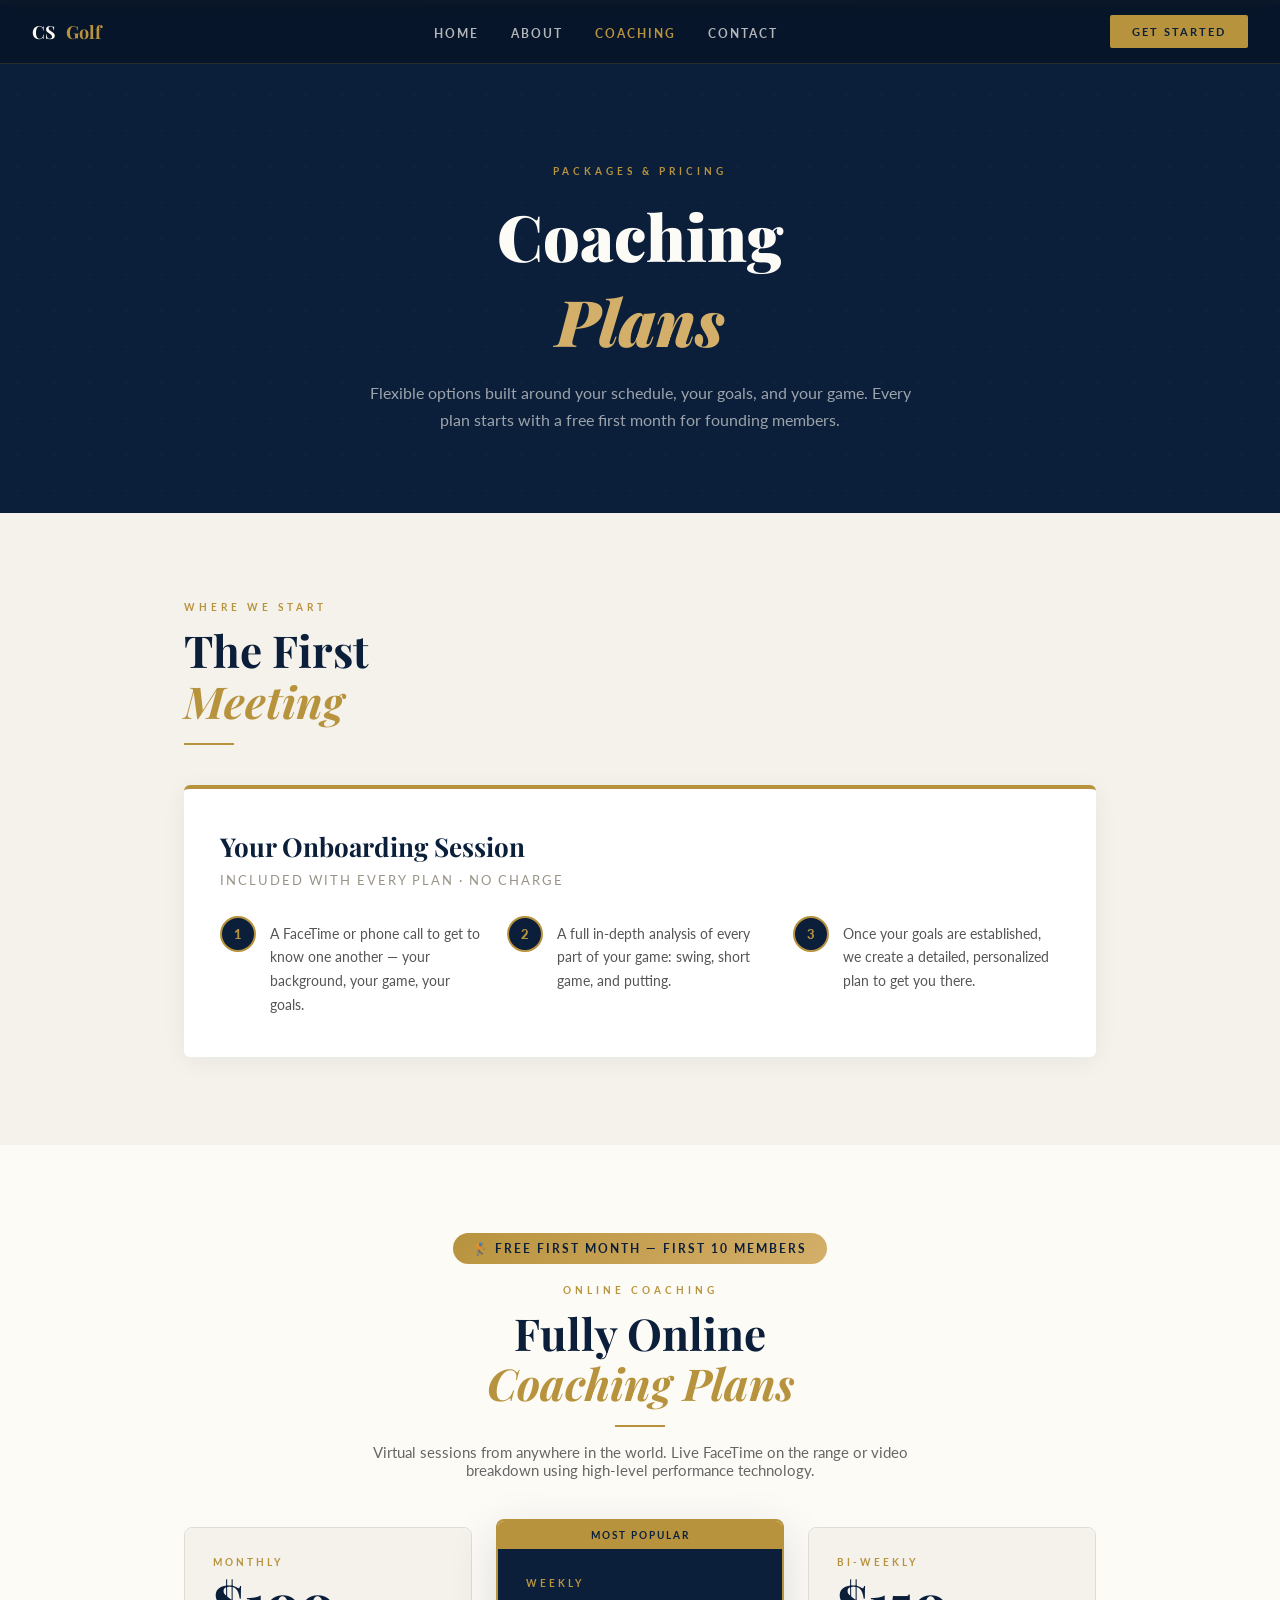
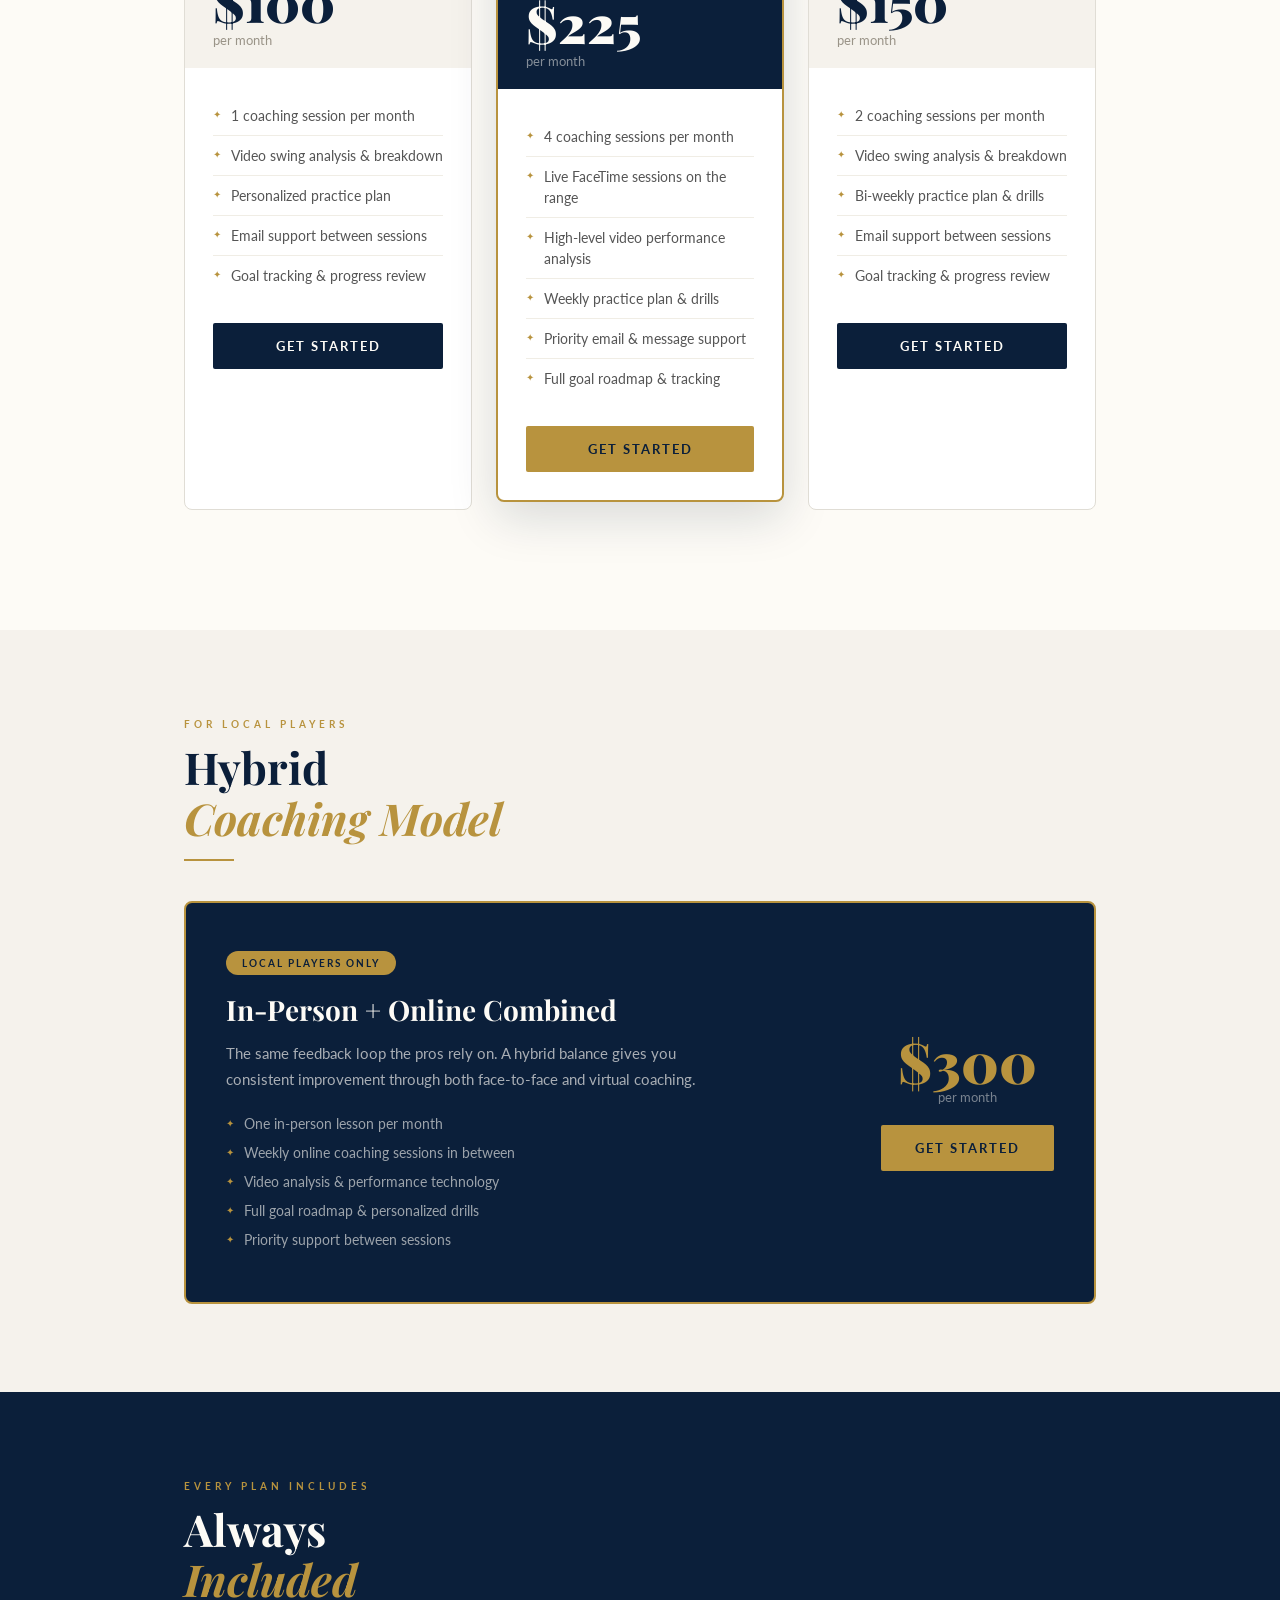
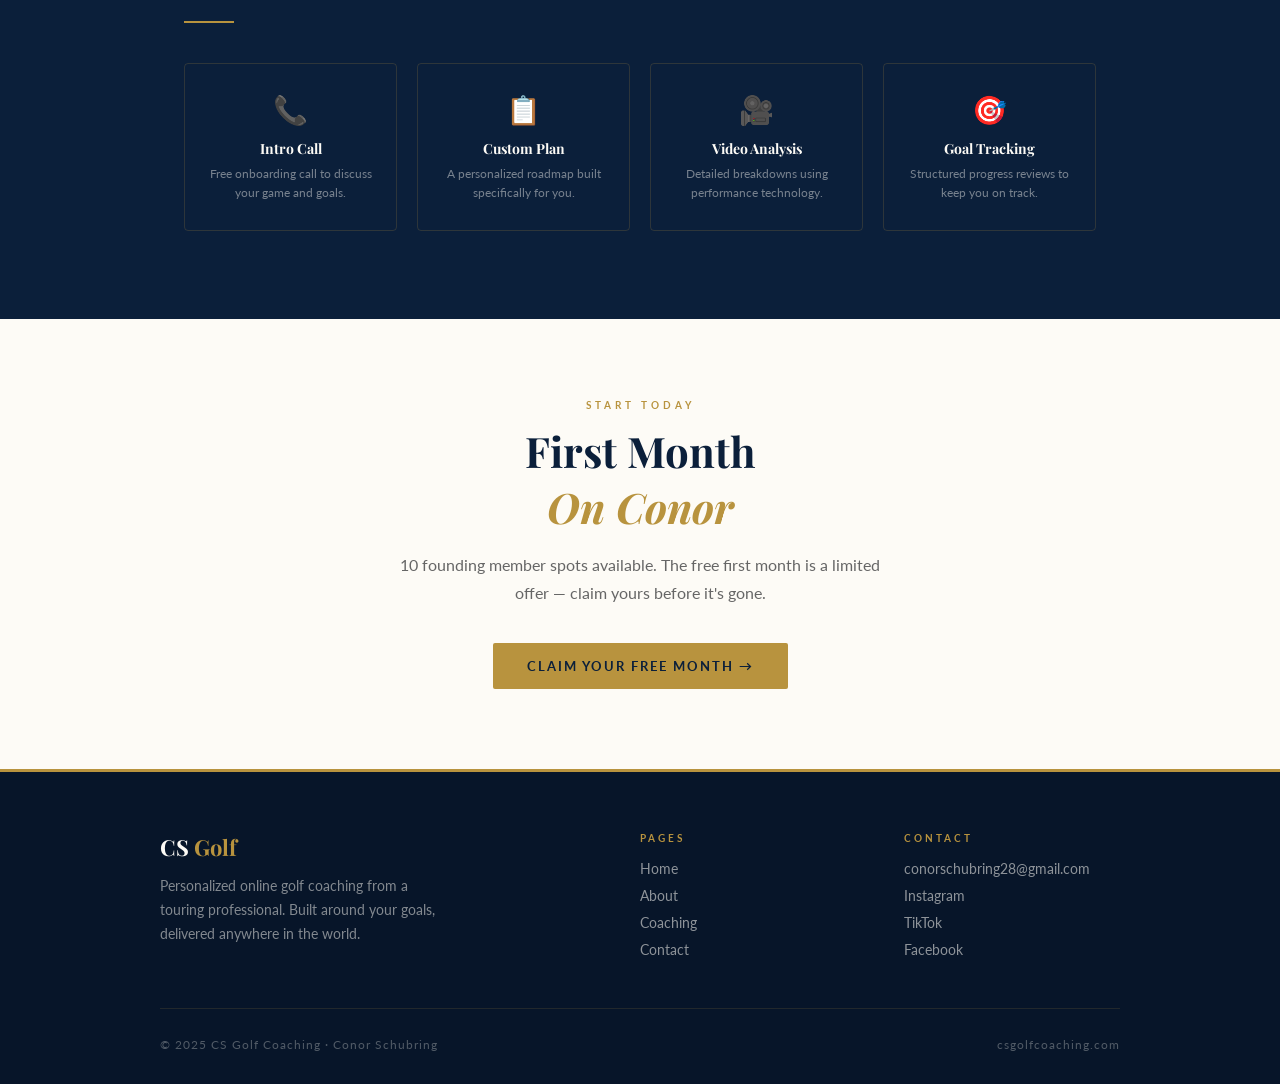
<file: coaching.html>
<!DOCTYPE html>
<html lang="en">
<head>
<meta charset="UTF-8"/>
<meta name="viewport" content="width=device-width, initial-scale=1.0"/>
<title>Coaching Packages — CS Golf</title>
<link rel="stylesheet" href="style.css"/>
<style>
.page-hero { background:var(--navy); padding:160px 24px 80px; text-align:center; position:relative; overflow:hidden; }
.page-hero::before { content:''; position:absolute; inset:0; background-image:radial-gradient(circle, rgba(184,147,62,0.12) 1px, transparent 1px); background-size:36px 36px; opacity:0.4; }
.page-hero-content { position:relative; z-index:2; }
.page-hero h1 { font-family:'Playfair Display',serif; font-size:clamp(36px,7vw,64px); font-weight:900; color:var(--cream); margin-bottom:16px; }
.page-hero h1 em { font-style:italic; color:var(--lgold); }
.page-hero p { font-size:16px; color:rgba(253,251,246,0.6); max-width:560px; margin:16px auto 0; line-height:1.7; }

/* First meeting */
.first-meeting { background:var(--light); }
.fm-card { background:var(--white); border-radius:6px; padding:40px 36px; border-top:4px solid var(--gold); box-shadow:0 4px 24px rgba(11,31,58,0.06); }
.fm-card h3 { font-family:'Playfair Display',serif; font-size:26px; color:var(--navy); margin-bottom:8px; }
.fm-card .subtitle { font-size:13px; color:var(--gray); letter-spacing:2px; text-transform:uppercase; margin-bottom:28px; display:block; }
.fm-bullets { list-style:none; display:grid; grid-template-columns:repeat(3,1fr); gap:20px; }
@media(max-width:680px){ .fm-bullets{grid-template-columns:1fr;} }
.fm-bullets li { display:flex; gap:14px; align-items:flex-start; }
.fm-bullet-icon { width:36px; height:36px; background:var(--navy); border-radius:50%; display:flex; align-items:center; justify-content:center; flex-shrink:0; border:2px solid var(--gold); }
.fm-bullet-icon span { color:var(--gold); font-weight:900; font-size:13px; }
.fm-bullets li p { font-size:14px; line-height:1.7; color:#555; padding-top:6px; }

/* Packages */
.packages { background:var(--cream); }
.packages-header { text-align:center; margin-bottom:48px; }
.offer-tag { display:inline-block; background:linear-gradient(135deg,var(--gold),var(--lgold)); color:var(--navy); font-size:12px; font-weight:700; letter-spacing:2px; text-transform:uppercase; padding:8px 20px; border-radius:20px; margin-bottom:20px; }

.pkg-grid { display:grid; grid-template-columns:repeat(3,1fr); gap:24px; margin-bottom:32px; }
@media(max-width:720px){ .pkg-grid{grid-template-columns:1fr;} }

.pkg-card { border:1px solid #E0DDD5; border-radius:8px; overflow:hidden; background:var(--white); transition:all 0.3s; position:relative; }
.pkg-card:hover { transform:translateY(-6px); box-shadow:0 16px 48px rgba(11,31,58,0.1); }
.pkg-card.featured { border-color:var(--gold); border-width:2px; transform:translateY(-8px); box-shadow:0 16px 48px rgba(11,31,58,0.15); }
.pkg-card.featured:hover { transform:translateY(-12px); }
.pkg-badge { background:var(--gold); color:var(--navy); font-size:10px; font-weight:700; letter-spacing:2px; text-transform:uppercase; padding:8px 0; text-align:center; }
.pkg-header { background:var(--navy); padding:28px 28px 20px; }
.pkg-header.light { background:var(--light); }
.pkg-tier { font-size:10px; font-weight:700; letter-spacing:3px; text-transform:uppercase; color:var(--gold); margin-bottom:8px; display:block; }
.pkg-price { font-family:'Playfair Display',serif; font-size:52px; font-weight:900; color:var(--cream); line-height:1; }
.pkg-header.light .pkg-price { color:var(--navy); }
.pkg-per { font-size:13px; color:rgba(253,251,246,0.5); margin-top:4px; display:block; }
.pkg-header.light .pkg-per { color:var(--gray); }
.pkg-body { padding:28px; }
.pkg-body ul { list-style:none; }
.pkg-body ul li { font-size:14px; color:#555; padding:9px 0; border-bottom:1px solid #f0ede5; display:flex; gap:10px; align-items:flex-start; line-height:1.5; }
.pkg-body ul li:last-child { border-bottom:none; }
.pkg-body ul li::before { content:'✦'; color:var(--gold); font-size:10px; margin-top:2px; flex-shrink:0; }
.pkg-footer { padding:0 28px 28px; }

/* Hybrid */
.hybrid-section { background:var(--light); }
.hybrid-card { background:var(--navy); border-radius:8px; padding:48px 40px; display:grid; grid-template-columns:1fr auto; gap:40px; align-items:center; border:2px solid var(--gold); }
@media(max-width:680px){ .hybrid-card{grid-template-columns:1fr; text-align:center;} }
.hybrid-badge { display:inline-block; background:var(--gold); color:var(--navy); font-size:10px; font-weight:700; letter-spacing:2px; text-transform:uppercase; padding:6px 16px; border-radius:20px; margin-bottom:16px; }
.hybrid-card h3 { font-family:'Playfair Display',serif; font-size:28px; color:var(--cream); margin-bottom:12px; }
.hybrid-card p { font-size:15px; line-height:1.75; color:rgba(253,251,246,0.65); max-width:520px; margin-bottom:16px; }
.hybrid-card ul { list-style:none; }
.hybrid-card ul li { font-size:14px; color:rgba(253,251,246,0.6); padding:6px 0; display:flex; gap:10px; align-items:flex-start; }
.hybrid-card ul li::before { content:'✦'; color:var(--gold); font-size:10px; margin-top:2px; flex-shrink:0; }
.hybrid-price-block { text-align:center; flex-shrink:0; }
.hybrid-amount { font-family:'Playfair Display',serif; font-size:56px; font-weight:900; color:var(--gold); line-height:1; display:block; }
.hybrid-mo { font-size:13px; color:rgba(253,251,246,0.45); display:block; margin-bottom:20px; }

/* What's included */
.included { background:var(--navy); }
.included-grid { display:grid; grid-template-columns:repeat(4,1fr); gap:20px; }
@media(max-width:680px){ .included-grid{grid-template-columns:repeat(2,1fr);} }
.inc-item { text-align:center; padding:28px 16px; border:1px solid rgba(184,147,62,0.2); border-radius:4px; transition:all 0.3s; }
.inc-item:hover { border-color:var(--gold); background:rgba(184,147,62,0.06); }
.inc-icon { font-size:28px; margin-bottom:12px; display:block; }
.inc-item h4 { font-family:'Playfair Display',serif; font-size:14px; color:var(--cream); margin-bottom:6px; }
.inc-item p { font-size:12px; color:rgba(253,251,246,0.45); line-height:1.6; }

.pkg-cta { background:var(--cream); text-align:center; padding:80px 24px; }
.pkg-cta h2 { font-family:'Playfair Display',serif; font-size:clamp(28px,5vw,42px); color:var(--navy); margin-bottom:16px; }
.pkg-cta h2 em { font-style:italic; color:var(--gold); }
.pkg-cta p { font-size:16px; color:#666; max-width:480px; margin:0 auto 36px; line-height:1.75; }
</style>
</head>
<body>
<div class="gold-bar-top"></div>
<nav>
  <a href="index.html" class="nav-logo">CS <span>Golf</span></a>
  <ul class="nav-links" id="navLinks">
    <li><a href="index.html">Home</a></li>
    <li><a href="about.html">About</a></li>
    <li><a href="coaching.html" class="active">Coaching</a></li>
    <li><a href="contact.html">Contact</a></li>
  </ul>
  <a href="contact.html" class="nav-cta">Get Started</a>
  <div class="nav-hamburger" onclick="document.getElementById('navLinks').classList.toggle('open')">
    <span></span><span></span><span></span>
  </div>
</nav>

<div class="page-hero">
  <div class="page-hero-content">
    <span class="section-label" style="display:flex;justify-content:center;margin-bottom:16px;">Packages & Pricing</span>
    <h1>Coaching<br><em>Plans</em></h1>
    <p>Flexible options built around your schedule, your goals, and your game. Every plan starts with a free first month for founding members.</p>
  </div>
</div>

<!-- FIRST MEETING -->
<section class="first-meeting">
  <div class="container">
    <span class="section-label">Where We Start</span>
    <h2 class="section-title">The First<br><em>Meeting</em></h2>
    <div class="divider"></div>
    <div class="fm-card">
      <h3>Your Onboarding Session</h3>
      <span class="subtitle">Included with every plan · No charge</span>
      <ul class="fm-bullets">
        <li>
          <div class="fm-bullet-icon"><span>1</span></div>
          <p>A FaceTime or phone call to get to know one another — your background, your game, your goals.</p>
        </li>
        <li>
          <div class="fm-bullet-icon"><span>2</span></div>
          <p>A full in-depth analysis of every part of your game: swing, short game, and putting.</p>
        </li>
        <li>
          <div class="fm-bullet-icon"><span>3</span></div>
          <p>Once your goals are established, we create a detailed, personalized plan to get you there.</p>
        </li>
      </ul>
    </div>
  </div>
</section>

<!-- PACKAGES -->
<section class="packages">
  <div class="container">
    <div class="packages-header">
      <div class="offer-tag">🏌️ Free First Month — First 10 Members</div>
      <span class="section-label" style="display:block;">Online Coaching</span>
      <h2 class="section-title">Fully Online<br><em>Coaching Plans</em></h2>
      <div class="divider" style="margin:0 auto 16px;"></div>
      <p style="color:#666;font-size:15px;max-width:560px;margin:0 auto;">Virtual sessions from anywhere in the world. Live FaceTime on the range or video breakdown using high-level performance technology.</p>
    </div>

    <div class="pkg-grid">
      <div class="pkg-card">
        <div class="pkg-header light">
          <span class="pkg-tier">Monthly</span>
          <div class="pkg-price">$100</div>
          <span class="pkg-per">per month</span>
        </div>
        <div class="pkg-body">
          <ul>
            <li>1 coaching session per month</li>
            <li>Video swing analysis & breakdown</li>
            <li>Personalized practice plan</li>
            <li>Email support between sessions</li>
            <li>Goal tracking & progress review</li>
          </ul>
        </div>
        <div class="pkg-footer">
          <a href="contact.html" class="btn btn-navy" style="width:100%;text-align:center;display:block;">Get Started</a>
        </div>
      </div>

      <div class="pkg-card featured">
        <div class="pkg-badge">Most Popular</div>
        <div class="pkg-header">
          <span class="pkg-tier">Weekly</span>
          <div class="pkg-price">$225</div>
          <span class="pkg-per">per month</span>
        </div>
        <div class="pkg-body">
          <ul>
            <li>4 coaching sessions per month</li>
            <li>Live FaceTime sessions on the range</li>
            <li>High-level video performance analysis</li>
            <li>Weekly practice plan & drills</li>
            <li>Priority email & message support</li>
            <li>Full goal roadmap & tracking</li>
          </ul>
        </div>
        <div class="pkg-footer">
          <a href="contact.html" class="btn btn-gold" style="width:100%;text-align:center;display:block;">Get Started</a>
        </div>
      </div>

      <div class="pkg-card">
        <div class="pkg-header light">
          <span class="pkg-tier">Bi-Weekly</span>
          <div class="pkg-price">$150</div>
          <span class="pkg-per">per month</span>
        </div>
        <div class="pkg-body">
          <ul>
            <li>2 coaching sessions per month</li>
            <li>Video swing analysis & breakdown</li>
            <li>Bi-weekly practice plan & drills</li>
            <li>Email support between sessions</li>
            <li>Goal tracking & progress review</li>
          </ul>
        </div>
        <div class="pkg-footer">
          <a href="contact.html" class="btn btn-navy" style="width:100%;text-align:center;display:block;">Get Started</a>
        </div>
      </div>
    </div>
  </div>
</section>

<!-- HYBRID -->
<section class="hybrid-section">
  <div class="container">
    <span class="section-label">For Local Players</span>
    <h2 class="section-title">Hybrid<br><em>Coaching Model</em></h2>
    <div class="divider"></div>
    <div class="hybrid-card">
      <div>
        <span class="hybrid-badge">Local Players Only</span>
        <h3>In-Person + Online Combined</h3>
        <p>The same feedback loop the pros rely on. A hybrid balance gives you consistent improvement through both face-to-face and virtual coaching.</p>
        <ul>
          <li>One in-person lesson per month</li>
          <li>Weekly online coaching sessions in between</li>
          <li>Video analysis & performance technology</li>
          <li>Full goal roadmap & personalized drills</li>
          <li>Priority support between sessions</li>
        </ul>
      </div>
      <div class="hybrid-price-block">
        <span class="hybrid-amount">$300</span>
        <span class="hybrid-mo">per month</span>
        <a href="contact.html" class="btn btn-gold">Get Started</a>
      </div>
    </div>
  </div>
</section>

<!-- WHAT'S INCLUDED -->
<section class="included">
  <div class="container">
    <span class="section-label">Every Plan Includes</span>
    <h2 class="section-title" style="color:var(--cream)">Always<br><em>Included</em></h2>
    <div class="divider"></div>
    <div class="included-grid">
      <div class="inc-item">
        <span class="inc-icon">📞</span>
        <h4>Intro Call</h4>
        <p>Free onboarding call to discuss your game and goals.</p>
      </div>
      <div class="inc-item">
        <span class="inc-icon">📋</span>
        <h4>Custom Plan</h4>
        <p>A personalized roadmap built specifically for you.</p>
      </div>
      <div class="inc-item">
        <span class="inc-icon">🎥</span>
        <h4>Video Analysis</h4>
        <p>Detailed breakdowns using performance technology.</p>
      </div>
      <div class="inc-item">
        <span class="inc-icon">🎯</span>
        <h4>Goal Tracking</h4>
        <p>Structured progress reviews to keep you on track.</p>
      </div>
    </div>
  </div>
</section>

<section class="pkg-cta">
  <div class="container">
    <span class="section-label" style="display:block;text-align:center;">Start Today</span>
    <h2>First Month<br><em>On Conor</em></h2>
    <p>10 founding member spots available. The free first month is a limited offer — claim yours before it's gone.</p>
    <a href="contact.html" class="btn btn-gold">Claim Your Free Month →</a>
  </div>
</section>

<footer>
  <div class="footer-inner">
    <div class="footer-brand"><h3>CS <span>Golf</span></h3><p>Personalized online golf coaching from a touring professional. Built around your goals, delivered anywhere in the world.</p></div>
    <div class="footer-col"><h4>Pages</h4><a href="index.html">Home</a><a href="about.html">About</a><a href="coaching.html">Coaching</a><a href="contact.html">Contact</a></div>
    <div class="footer-col"><h4>Contact</h4><a href="mailto:conorschubring28@gmail.com">conorschubring28@gmail.com</a><a href="https://instagram.com/conor.schubring" target="_blank">Instagram</a><a href="https://www.tiktok.com/@conor.schubring.golf" target="_blank">TikTok</a><a href="https://www.facebook.com/conor.schubring" target="_blank">Facebook</a></div>
  </div>
  <div class="footer-bottom"><p>© 2025 CS Golf Coaching · Conor Schubring</p><p>csgolfcoaching.com</p></div>
</footer>
</body>
</html>
</file>
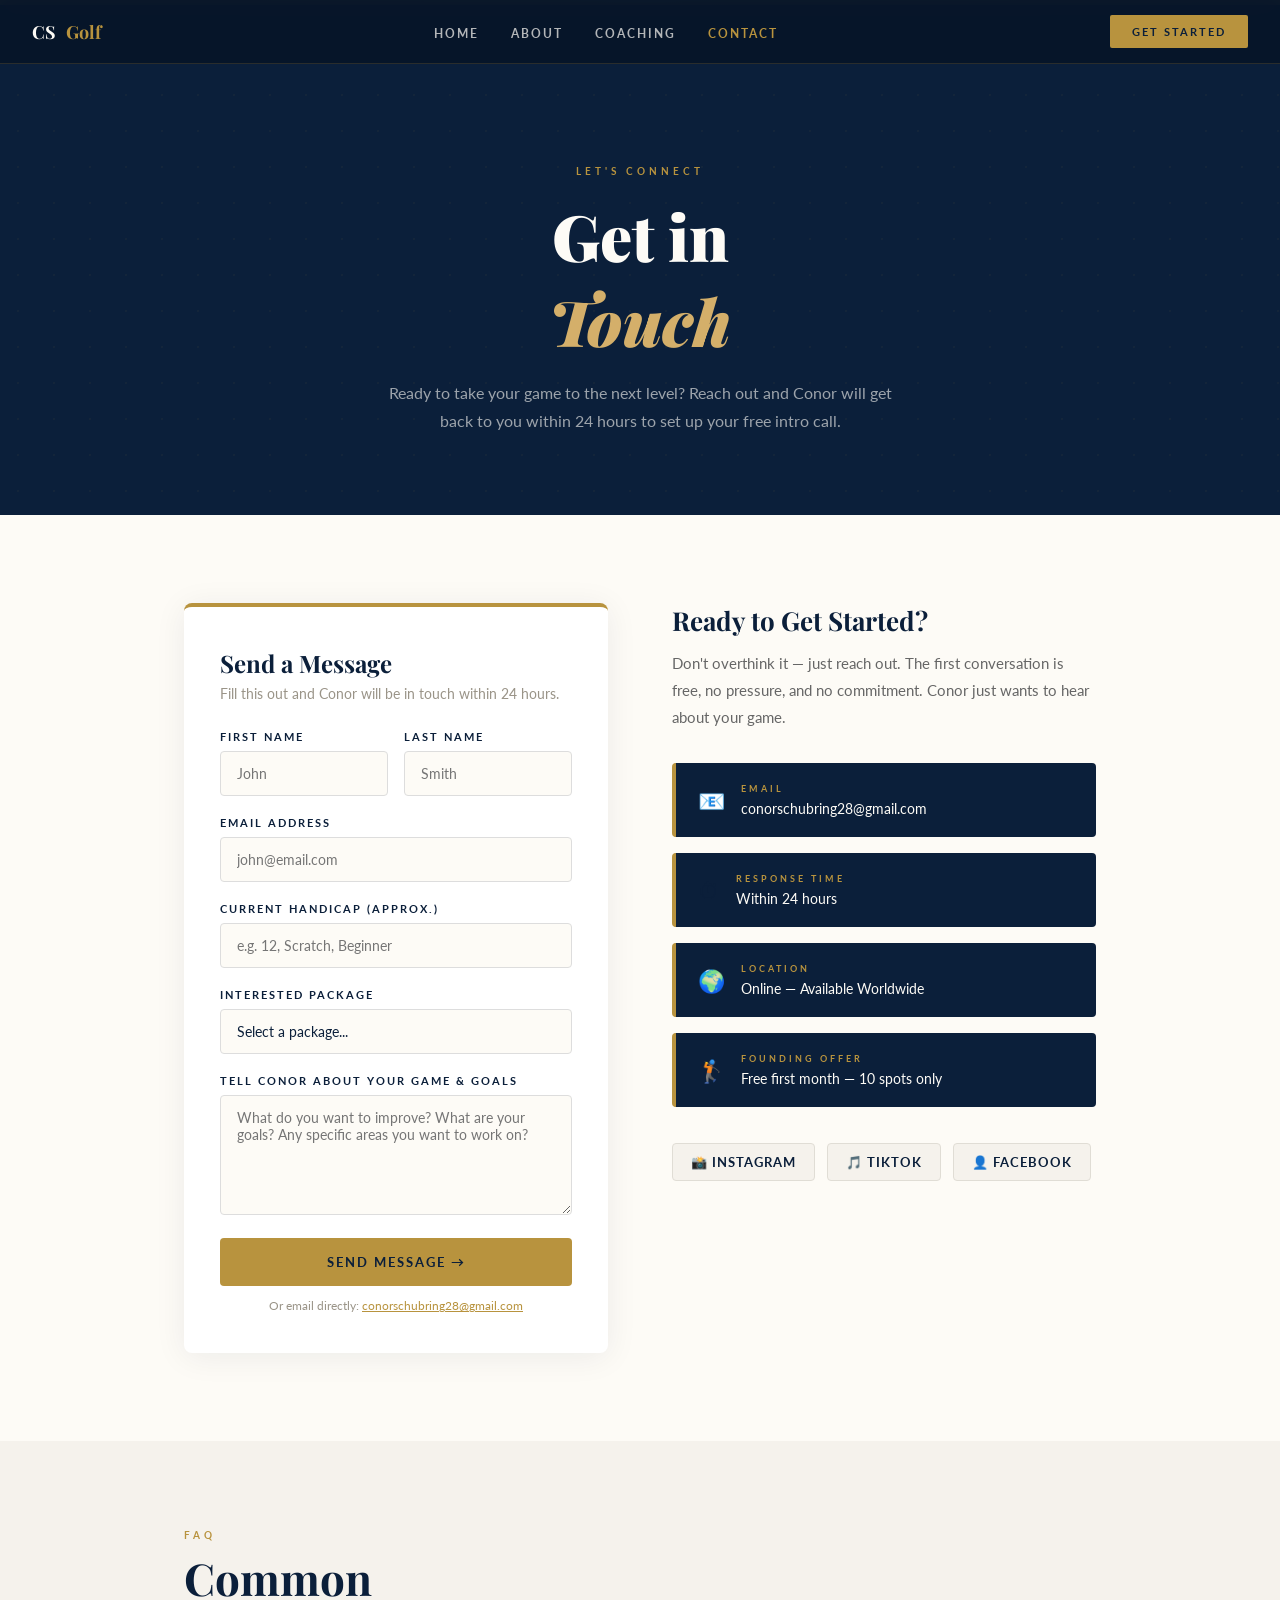
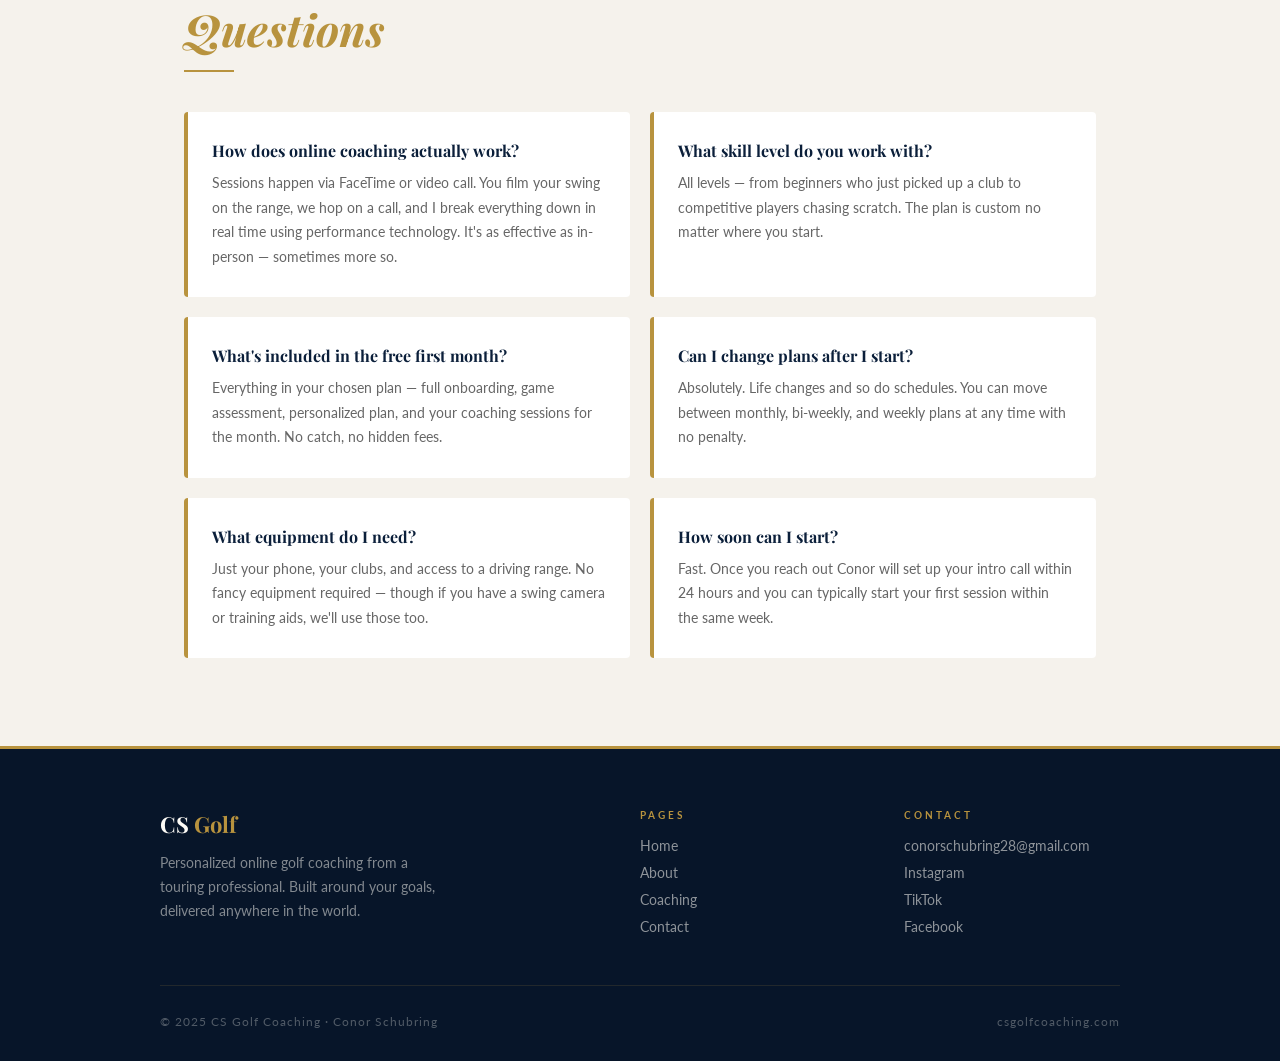
<file: contact.html>
<!DOCTYPE html>
<html lang="en">
<head>
<meta charset="UTF-8"/>
<meta name="viewport" content="width=device-width, initial-scale=1.0"/>
<title>Contact — CS Golf Coaching</title>
<link rel="stylesheet" href="style.css"/>
<style>
.page-hero { background:var(--navy); padding:160px 24px 80px; text-align:center; position:relative; overflow:hidden; }
.page-hero::before { content:''; position:absolute; inset:0; background-image:radial-gradient(circle, rgba(184,147,62,0.12) 1px, transparent 1px); background-size:36px 36px; opacity:0.4; }
.page-hero-content { position:relative; z-index:2; }
.page-hero h1 { font-family:'Playfair Display',serif; font-size:clamp(36px,7vw,64px); font-weight:900; color:var(--cream); margin-bottom:16px; }
.page-hero h1 em { font-style:italic; color:var(--lgold); }
.page-hero p { font-size:16px; color:rgba(253,251,246,0.6); max-width:520px; margin:16px auto 0; line-height:1.75; }

.contact-section { background:var(--cream); }
.contact-grid { display:grid; grid-template-columns:1fr 1fr; gap:64px; align-items:start; }
@media(max-width:720px){ .contact-grid{grid-template-columns:1fr; gap:40px;} }

/* Form */
.contact-form { background:var(--white); border-radius:8px; padding:40px 36px; border-top:4px solid var(--gold); box-shadow:0 4px 32px rgba(11,31,58,0.07); }
.contact-form h3 { font-family:'Playfair Display',serif; font-size:24px; color:var(--navy); margin-bottom:6px; }
.contact-form .form-sub { font-size:14px; color:var(--gray); margin-bottom:28px; display:block; }
.form-group { margin-bottom:20px; }
.form-group label { font-size:11px; font-weight:700; letter-spacing:2px; text-transform:uppercase; color:var(--navy); display:block; margin-bottom:8px; }
.form-group input, .form-group select, .form-group textarea {
  width:100%; padding:13px 16px; border:1px solid #ddd; border-radius:4px;
  font-family:'Lato',sans-serif; font-size:14px; color:var(--navy);
  background:var(--cream); transition:border-color 0.2s;
  appearance:none;
}
.form-group input:focus, .form-group select:focus, .form-group textarea:focus {
  outline:none; border-color:var(--gold);
}
.form-group textarea { resize:vertical; min-height:120px; }
.form-row { display:grid; grid-template-columns:1fr 1fr; gap:16px; }
@media(max-width:480px){ .form-row{grid-template-columns:1fr;} }
.form-submit { width:100%; padding:16px; background:var(--gold); color:var(--navy); font-family:'Lato',sans-serif; font-weight:700; font-size:13px; letter-spacing:2px; text-transform:uppercase; border:none; border-radius:4px; cursor:pointer; transition:all 0.3s; }
.form-submit:hover { background:var(--lgold); transform:translateY(-2px); box-shadow:0 8px 28px rgba(184,147,62,0.35); }
.form-note { font-size:12px; color:var(--gray); text-align:center; margin-top:12px; }

/* Contact info */
.contact-info {}
.contact-info h3 { font-family:'Playfair Display',serif; font-size:26px; color:var(--navy); margin-bottom:12px; }
.contact-info > p { font-size:15px; line-height:1.8; color:#666; margin-bottom:32px; }
.info-cards { display:flex; flex-direction:column; gap:16px; margin-bottom:36px; }
.info-card { background:var(--navy); border-radius:4px; padding:20px 22px; display:flex; gap:16px; align-items:center; border-left:4px solid var(--gold); transition:transform 0.2s; }
.info-card:hover { transform:translateX(4px); }
.info-card-icon { font-size:22px; flex-shrink:0; }
.info-card-text .label { font-size:9px; font-weight:700; letter-spacing:3px; text-transform:uppercase; color:var(--gold); display:block; margin-bottom:4px; }
.info-card-text .value { font-size:14px; color:var(--cream); font-weight:400; }
.info-card-text a { color:var(--cream); text-decoration:none; transition:color 0.2s; }
.info-card-text a:hover { color:var(--lgold); }

.social-row { display:flex; gap:12px; }
.social-btn { display:flex; align-items:center; gap:8px; background:var(--light); color:var(--navy); padding:10px 18px; border-radius:4px; text-decoration:none; font-size:13px; font-weight:700; letter-spacing:1px; text-transform:uppercase; transition:all 0.2s; border:1px solid #e0ddd5; }
.social-btn:hover { background:var(--navy); color:var(--cream); border-color:var(--navy); }

.faq { background:var(--light); }
.faq-grid { display:grid; grid-template-columns:repeat(2,1fr); gap:20px; }
@media(max-width:680px){ .faq-grid{grid-template-columns:1fr;} }
.faq-item { background:var(--white); border-radius:4px; padding:28px 24px; border-left:4px solid var(--gold); }
.faq-item h4 { font-family:'Playfair Display',serif; font-size:16px; color:var(--navy); margin-bottom:10px; }
.faq-item p { font-size:14px; line-height:1.75; color:#666; }

.confirmation { display:none; text-align:center; padding:20px; }
.confirmation h4 { font-family:'Playfair Display',serif; font-size:20px; color:var(--navy); margin-bottom:8px; }
.confirmation p { font-size:14px; color:var(--gray); }
</style>
</head>
<body>
<div class="gold-bar-top"></div>
<nav>
  <a href="index.html" class="nav-logo">CS <span>Golf</span></a>
  <ul class="nav-links" id="navLinks">
    <li><a href="index.html">Home</a></li>
    <li><a href="about.html">About</a></li>
    <li><a href="coaching.html">Coaching</a></li>
    <li><a href="contact.html" class="active">Contact</a></li>
  </ul>
  <a href="contact.html" class="nav-cta">Get Started</a>
  <div class="nav-hamburger" onclick="document.getElementById('navLinks').classList.toggle('open')">
    <span></span><span></span><span></span>
  </div>
</nav>

<div class="page-hero">
  <div class="page-hero-content">
    <span class="section-label" style="display:flex;justify-content:center;margin-bottom:16px;">Let's Connect</span>
    <h1>Get in<br><em>Touch</em></h1>
    <p>Ready to take your game to the next level? Reach out and Conor will get back to you within 24 hours to set up your free intro call.</p>
  </div>
</div>

<section class="contact-section">
  <div class="container">
    <div class="contact-grid">

      <div class="contact-form">
        <h3>Send a Message</h3>
        <span class="form-sub">Fill this out and Conor will be in touch within 24 hours.</span>
        <div id="contactForm">
          <div class="form-row">
            <div class="form-group">
              <label>First Name</label>
              <input type="text" id="firstName" placeholder="John"/>
            </div>
            <div class="form-group">
              <label>Last Name</label>
              <input type="text" id="lastName" placeholder="Smith"/>
            </div>
          </div>
          <div class="form-group">
            <label>Email Address</label>
            <input type="email" id="email" placeholder="john@email.com"/>
          </div>
          <div class="form-group">
            <label>Current Handicap (approx.)</label>
            <input type="text" id="handicap" placeholder="e.g. 12, Scratch, Beginner"/>
          </div>
          <div class="form-group">
            <label>Interested Package</label>
            <select id="package">
              <option value="">Select a package...</option>
              <option>Weekly — $225/month</option>
              <option>Bi-Weekly — $150/month</option>
              <option>Monthly — $100/month</option>
              <option>Hybrid (Local) — $300/month</option>
              <option>Not sure yet</option>
            </select>
          </div>
          <div class="form-group">
            <label>Tell Conor About Your Game & Goals</label>
            <textarea id="message" placeholder="What do you want to improve? What are your goals? Any specific areas you want to work on?"></textarea>
          </div>
          <button class="form-submit" onclick="handleSubmit()">Send Message →</button>
          <p class="form-note">Or email directly: <a href="mailto:conorschubring28@gmail.com" style="color:var(--gold);">conorschubring28@gmail.com</a></p>
        </div>
        <div class="confirmation" id="confirmation">
          <div style="font-size:48px;margin-bottom:16px;">⛳</div>
          <h4>Message Sent!</h4>
          <p>Thanks for reaching out. Conor will be in touch within 24 hours to set up your free intro call.</p>
        </div>
      </div>

      <div class="contact-info">
        <h3>Ready to Get Started?</h3>
        <p>Don't overthink it — just reach out. The first conversation is free, no pressure, and no commitment. Conor just wants to hear about your game.</p>
        <div class="info-cards">
          <div class="info-card">
            <div class="info-card-icon">📧</div>
            <div class="info-card-text">
              <span class="label">Email</span>
              <span class="value"><a href="mailto:conorschubring28@gmail.com">conorschubring28@gmail.com</a></span>
            </div>
          </div>
          <div class="info-card">
            <div class="info-card-icon">⏱</div>
            <div class="info-card-text">
              <span class="label">Response Time</span>
              <span class="value">Within 24 hours</span>
            </div>
          </div>
          <div class="info-card">
            <div class="info-card-icon">🌍</div>
            <div class="info-card-text">
              <span class="label">Location</span>
              <span class="value">Online — Available Worldwide</span>
            </div>
          </div>
          <div class="info-card">
            <div class="info-card-icon">🏌️</div>
            <div class="info-card-text">
              <span class="label">Founding Offer</span>
              <span class="value">Free first month — 10 spots only</span>
            </div>
          </div>
        </div>
        <div class="social-row">
          <a href="https://instagram.com/conor.schubring" target="_blank" class="social-btn">📸 Instagram</a>
          <a href="https://www.tiktok.com/@conor.schubring.golf" target="_blank" class="social-btn">🎵 TikTok</a>
          <a href="https://www.facebook.com/conor.schubring" target="_blank" class="social-btn">👤 Facebook</a>
        </div>
      </div>
    </div>
  </div>
</section>

<section class="faq">
  <div class="container">
    <span class="section-label">FAQ</span>
    <h2 class="section-title">Common<br><em>Questions</em></h2>
    <div class="divider"></div>
    <div class="faq-grid">
      <div class="faq-item">
        <h4>How does online coaching actually work?</h4>
        <p>Sessions happen via FaceTime or video call. You film your swing on the range, we hop on a call, and I break everything down in real time using performance technology. It's as effective as in-person — sometimes more so.</p>
      </div>
      <div class="faq-item">
        <h4>What skill level do you work with?</h4>
        <p>All levels — from beginners who just picked up a club to competitive players chasing scratch. The plan is custom no matter where you start.</p>
      </div>
      <div class="faq-item">
        <h4>What's included in the free first month?</h4>
        <p>Everything in your chosen plan — full onboarding, game assessment, personalized plan, and your coaching sessions for the month. No catch, no hidden fees.</p>
      </div>
      <div class="faq-item">
        <h4>Can I change plans after I start?</h4>
        <p>Absolutely. Life changes and so do schedules. You can move between monthly, bi-weekly, and weekly plans at any time with no penalty.</p>
      </div>
      <div class="faq-item">
        <h4>What equipment do I need?</h4>
        <p>Just your phone, your clubs, and access to a driving range. No fancy equipment required — though if you have a swing camera or training aids, we'll use those too.</p>
      </div>
      <div class="faq-item">
        <h4>How soon can I start?</h4>
        <p>Fast. Once you reach out Conor will set up your intro call within 24 hours and you can typically start your first session within the same week.</p>
      </div>
    </div>
  </div>
</section>

<footer>
  <div class="footer-inner">
    <div class="footer-brand"><h3>CS <span>Golf</span></h3><p>Personalized online golf coaching from a touring professional. Built around your goals, delivered anywhere in the world.</p></div>
    <div class="footer-col"><h4>Pages</h4><a href="index.html">Home</a><a href="about.html">About</a><a href="coaching.html">Coaching</a><a href="contact.html">Contact</a></div>
    <div class="footer-col"><h4>Contact</h4><a href="mailto:conorschubring28@gmail.com">conorschubring28@gmail.com</a><a href="https://instagram.com/conor.schubring" target="_blank">Instagram</a><a href="https://www.tiktok.com/@conor.schubring.golf" target="_blank">TikTok</a><a href="https://www.facebook.com/conor.schubring" target="_blank">Facebook</a></div>
  </div>
  <div class="footer-bottom"><p>© 2025 CS Golf Coaching · Conor Schubring</p><p>csgolfcoaching.com</p></div>
</footer>

<script>
function handleSubmit() {
  const name = document.getElementById('firstName').value;
  const email = document.getElementById('email').value;
  const message = document.getElementById('message').value;
  if (!name || !email) { alert('Please fill in your name and email.'); return; }
  const subject = encodeURIComponent("New CS Golf Coaching Inquiry — " + name);
  const pkg = document.getElementById('package').value;
  const handicap = document.getElementById('handicap').value;
  const body = encodeURIComponent(
    "Name: " + document.getElementById('firstName').value + " " + document.getElementById('lastName').value +
    "\nEmail: " + email +
    "\nHandicap: " + handicap +
    "\nPackage Interest: " + pkg +
    "\n\nMessage:\n" + message
  );
  window.location.href = "mailto:conorschubring28@gmail.com?subject=" + subject + "&body=" + body;
  document.getElementById('contactForm').style.display = 'none';
  document.getElementById('confirmation').style.display = 'block';
}
</script>
</body>
</html>
</file>
<file: style.css>
@import url('https://fonts.googleapis.com/css2?family=Playfair+Display:ital,wght@0,400;0,700;0,900;1,400&family=Lato:wght@300;400;700;900&display=swap');

*, *::before, *::after { box-sizing: border-box; margin: 0; padding: 0; }

:root {
  --navy:    #0B1F3A;
  --deep:    #071529;
  --gold:    #B8933E;
  --lgold:   #D4AF6A;
  --pale:    #F2E6CC;
  --cream:   #FDFBF6;
  --gray:    #9A9488;
  --light:   #F5F2EC;
  --white:   #ffffff;
}

html { scroll-behavior: smooth; }
body { font-family: 'Lato', sans-serif; background: var(--cream); color: var(--navy); overflow-x: hidden; }

/* ── NAV ── */
nav {
  position: fixed; top: 0; left: 0; right: 0; z-index: 100;
  background: rgba(7, 21, 41, 0.97);
  backdrop-filter: blur(12px);
  border-bottom: 1px solid rgba(184,147,62,0.2);
  padding: 0 32px;
  display: flex; align-items: center; justify-content: space-between;
  height: 64px;
}
.nav-logo {
  font-family: 'Playfair Display', serif;
  font-size: 18px; font-weight: 700;
  color: var(--cream); text-decoration: none;
  display: flex; align-items: center; gap: 10px;
}
.nav-logo span { color: var(--gold); }
.nav-links { display: flex; gap: 32px; list-style: none; }
.nav-links a {
  font-size: 12px; font-weight: 700; letter-spacing: 2px;
  text-transform: uppercase; color: rgba(253,251,246,0.7);
  text-decoration: none; transition: color 0.2s;
}
.nav-links a:hover, .nav-links a.active { color: var(--gold); }
.nav-cta {
  background: var(--gold); color: var(--navy);
  font-size: 11px; font-weight: 700; letter-spacing: 2px;
  text-transform: uppercase; padding: 10px 22px;
  border-radius: 2px; text-decoration: none;
  transition: all 0.2s;
}
.nav-cta:hover { background: var(--lgold); transform: translateY(-1px); }
.nav-hamburger { display: none; flex-direction: column; gap: 5px; cursor: pointer; }
.nav-hamburger span { width: 24px; height: 2px; background: var(--cream); display: block; transition: all 0.3s; }
@media (max-width: 768px) {
  .nav-hamburger { display: flex; }
  .nav-links { display: none; position: absolute; top: 64px; left: 0; right: 0;
    background: var(--deep); flex-direction: column; padding: 24px 32px; gap: 20px;
    border-bottom: 1px solid rgba(184,147,62,0.2); }
  .nav-links.open { display: flex; }
  .nav-cta { display: none; }
}

/* ── SHARED ── */
.gold-bar-top { height: 5px; background: linear-gradient(90deg, var(--gold), var(--lgold), var(--gold)); }
.container { max-width: 960px; margin: 0 auto; padding: 0 24px; }
.section-label {
  font-size: 10px; font-weight: 700; letter-spacing: 4px;
  text-transform: uppercase; color: var(--gold); margin-bottom: 12px; display: block;
}
.section-title {
  font-family: 'Playfair Display', serif;
  font-size: clamp(28px, 5vw, 44px); font-weight: 700;
  line-height: 1.15; margin-bottom: 16px;
}
.section-title em { font-style: italic; color: var(--gold); }
.divider { width: 50px; height: 2px; background: var(--gold); margin-bottom: 40px; }
section { padding: 88px 24px; }

/* ── BUTTONS ── */
.btn { display: inline-block; text-decoration: none; border-radius: 2px; font-family: 'Lato', sans-serif; font-weight: 700; font-size: 13px; letter-spacing: 2px; text-transform: uppercase; padding: 15px 34px; transition: all 0.3s; cursor: pointer; border: none; }
.btn-gold { background: var(--gold); color: var(--navy); }
.btn-gold:hover { background: var(--lgold); transform: translateY(-2px); box-shadow: 0 8px 28px rgba(184,147,62,0.35); }
.btn-outline { background: transparent; color: var(--cream); border: 1px solid rgba(253,251,246,0.35); }
.btn-outline:hover { border-color: var(--gold); color: var(--gold); transform: translateY(-2px); }
.btn-navy { background: var(--navy); color: var(--cream); }
.btn-navy:hover { background: #0d2548; transform: translateY(-2px); }

/* ── FOOTER ── */
footer {
  background: var(--deep);
  border-top: 3px solid var(--gold);
  padding: 60px 24px 32px;
}
.footer-inner {
  max-width: 960px; margin: 0 auto;
  display: grid; grid-template-columns: 2fr 1fr 1fr; gap: 48px;
  padding-bottom: 40px;
  border-bottom: 1px solid rgba(184,147,62,0.15);
}
@media (max-width: 680px) { .footer-inner { grid-template-columns: 1fr; gap: 32px; } }
.footer-brand h3 { font-family: 'Playfair Display', serif; font-size: 22px; color: var(--cream); margin-bottom: 12px; }
.footer-brand h3 span { color: var(--gold); }
.footer-brand p { font-size: 14px; line-height: 1.7; color: rgba(253,251,246,0.5); max-width: 280px; }
.footer-col h4 { font-size: 10px; font-weight: 700; letter-spacing: 3px; text-transform: uppercase; color: var(--gold); margin-bottom: 16px; }
.footer-col a { display: block; font-size: 14px; color: rgba(253,251,246,0.55); text-decoration: none; margin-bottom: 10px; transition: color 0.2s; }
.footer-col a:hover { color: var(--lgold); }
.footer-bottom { max-width: 960px; margin: 28px auto 0; display: flex; align-items: center; justify-content: space-between; flex-wrap: wrap; gap: 12px; }
.footer-bottom p { font-size: 12px; color: rgba(253,251,246,0.3); letter-spacing: 1px; }

/* ── CREDENTIALS STRIP ── */
.creds-strip { background: var(--navy); border-top: 2px solid var(--gold); border-bottom: 2px solid var(--gold); padding: 48px 24px; }
.creds-grid { display: grid; grid-template-columns: repeat(4,1fr); gap: 16px; max-width: 960px; margin: 0 auto; }
@media (max-width: 680px) { .creds-grid { grid-template-columns: repeat(2,1fr); } }
.cred-card {
  border: 1px solid rgba(184,147,62,0.25);
  border-top: 3px solid var(--gold);
  padding: 24px 16px; border-radius: 4px; text-align: center;
  transition: all 0.3s; background: rgba(255,255,255,0.02);
}
.cred-card:hover { background: rgba(184,147,62,0.07); transform: translateY(-3px); }
.cred-icon { font-size: 26px; margin-bottom: 10px; display: block; }
.cred-title { font-family: 'Playfair Display', serif; font-size: 15px; font-weight: 700; color: var(--cream); margin-bottom: 4px; line-height: 1.3; }
.cred-sub { font-size: 10px; color: rgba(253,251,246,0.45); letter-spacing: 2px; text-transform: uppercase; margin-top: 6px; display: block; }

/* ── ANIMATIONS ── */
@keyframes fadeUp { from { opacity:0; transform:translateY(24px); } to { opacity:1; transform:translateY(0); } }
@keyframes shine { 0%{left:-100%} 100%{left:200%} }
.fade-up { opacity:0; animation: fadeUp 0.8s ease forwards; }
.delay-1 { animation-delay: 0.2s; }
.delay-2 { animation-delay: 0.4s; }
.delay-3 { animation-delay: 0.6s; }
.delay-4 { animation-delay: 0.8s; }
.delay-5 { animation-delay: 1.0s; }
</file>
